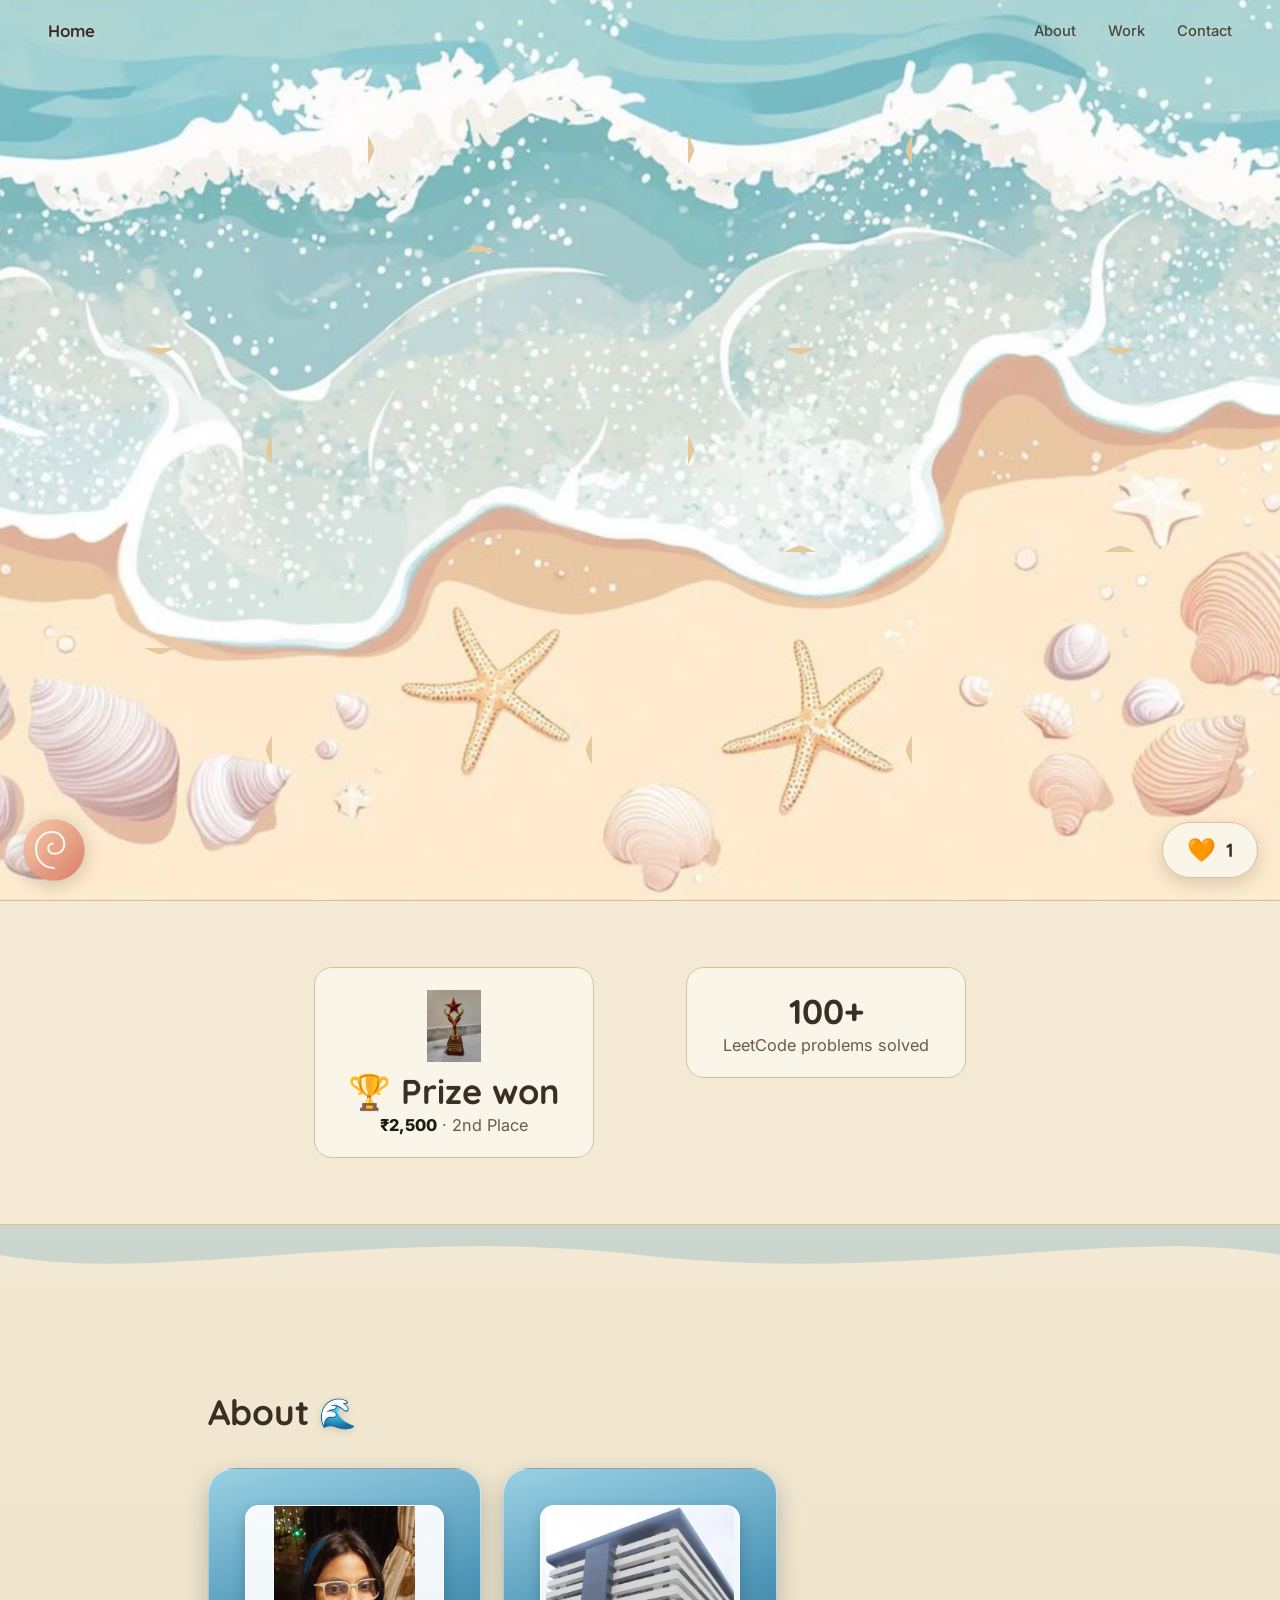
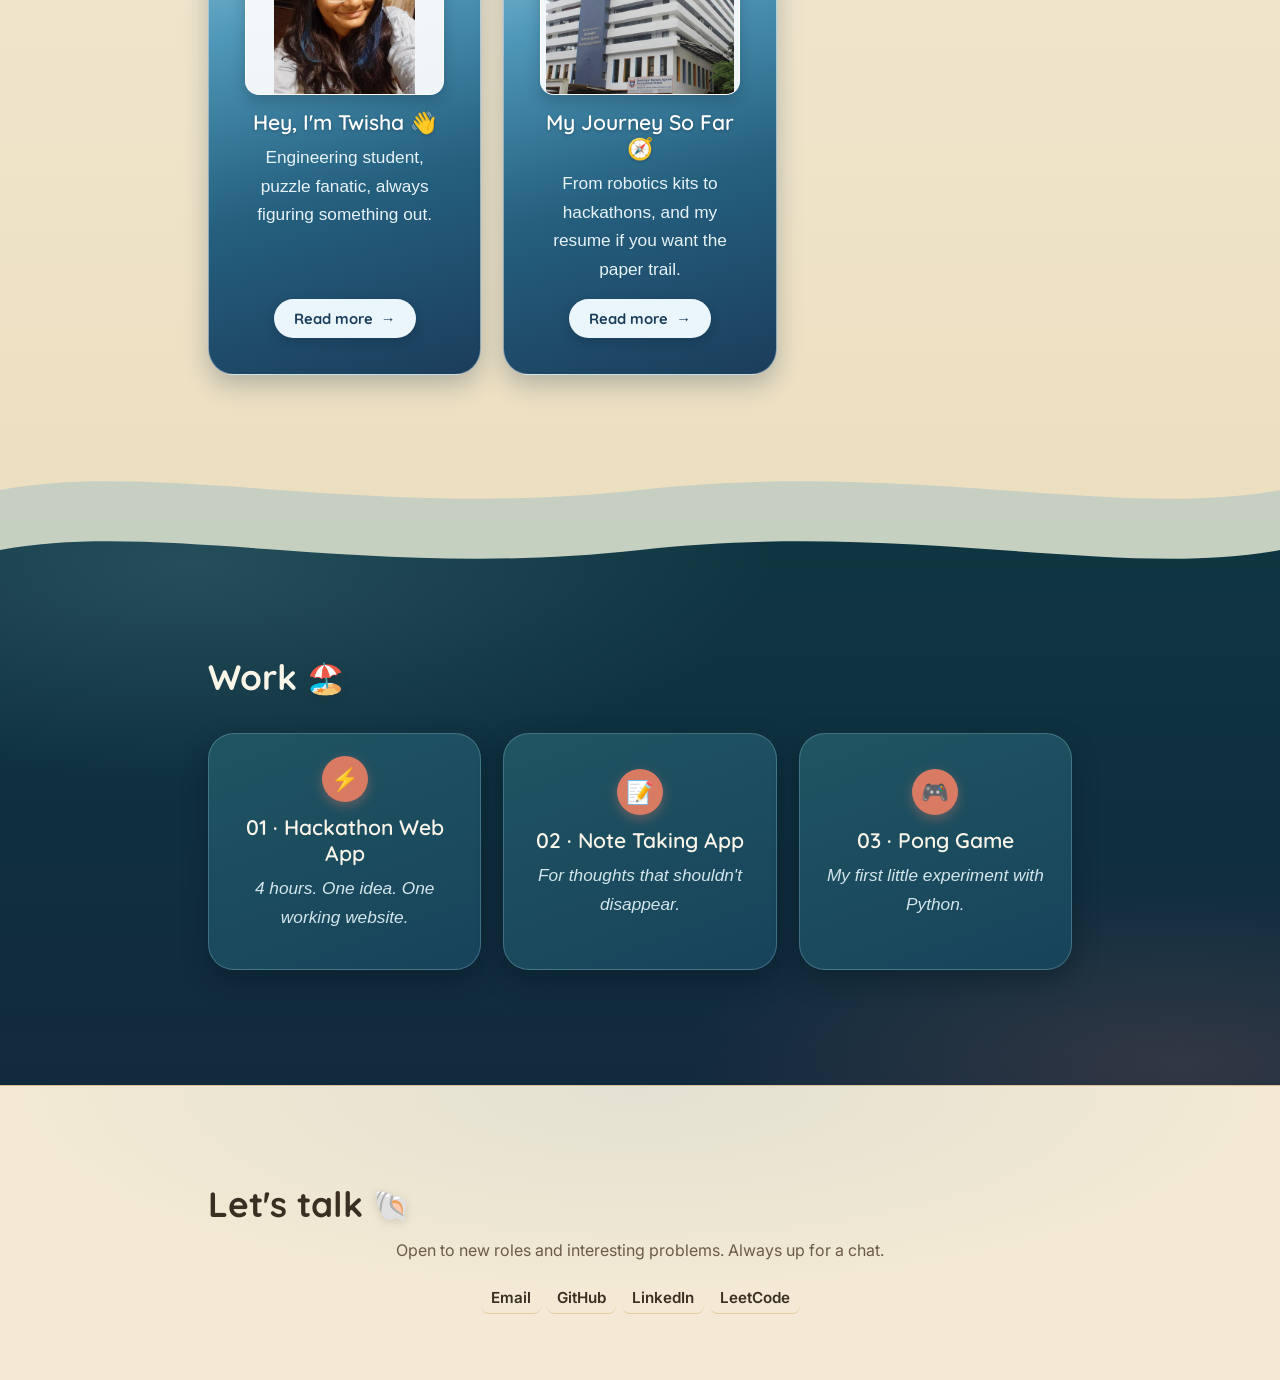
<file: index.html>
<!DOCTYPE html>
<html lang="en">
<head>
<meta charset="UTF-8">
<meta name="viewport" content="width=device-width, initial-scale=1.0">
<title>Twisha Mehta — Software Engineer</title>
<link rel="preconnect" href="https://fonts.googleapis.com">
<link rel="preconnect" href="https://fonts.gstatic.com" crossorigin>
<link href="https://fonts.googleapis.com/css2?family=Quicksand:wght@500;600;700&family=Inter:wght@400;500;600&display=swap" rel="stylesheet">
<link rel="stylesheet" href="css/style.css">
</head>
<body>

<div id="top"></div>
<header class="nav" id="siteNav">
  <a class="name" href="#top">Home</a>
  <nav>
    <a href="#about">About</a>
    <a href="#work">Work</a>
    <a href="#contact">Contact</a>
  </nav>
</header>

<div id="stage">
  <div class="hero-copy" id="heroCopy">
    <p class="greeting">Hey there, I'm Twisha.</p>
    <p class="role">I'm an engineer. I like taking things apart to understand how they fit back together, this page included.</p>
    <a class="cta" href="#about">Keep scrolling ↓</a>
  </div>
</div>

<main>
  <section class="stats">
    <div class="wrap">
      <div class="stat">
        <button class="open-page stat-box" type="button" data-template="tmpl-prize" data-title="Press Files — 2nd Place">
          <img class="stat-thumb" src="assets/prize-trophy.png" alt="" aria-hidden="true">
          <div class="num">🏆 Prize won</div>
          <div class="label"><strong class="amount-black">₹2,500</strong> · 2nd Place</div>
        </button>
      </div>
      <div class="stat">
        <a class="stat-box" href="https://leetcode.com/u/Ctrl_Alt_Twisha/" target="_blank" rel="noopener">
          <div class="num">100+</div>
          <div class="label">LeetCode problems solved</div>
        </a>
      </div>
    </div>
  </section>

  <section id="about">
    <div class="wave-top" aria-hidden="true">
      <svg viewBox="0 0 1200 60" preserveAspectRatio="none"><path d="M0,30 C150,60 350,0 600,30 C850,60 1050,0 1200,30 L1200,0 L0,0 Z"></path></svg>
    </div>
    <div class="wrap">
      <h2>About <span class="h2-deco">🌊</span></h2>
      <div class="cards">
        <button class="card open-page" type="button" data-template="tmpl-about" data-title="Hey, I'm Twisha 👋">
          <img class="card-thumb" src="assets/about-photo.jpg" alt="" aria-hidden="true">
          <h3>Hey, I'm Twisha 👋</h3>
          <p>Engineering student, puzzle fanatic, always figuring something out.</p>
          <span class="card-cta">Read more <span class="arrow">→</span></span>
        </button>
        <button class="card open-page" type="button" data-template="tmpl-journey" data-title="My Journey So Far 🧭">
          <img class="card-thumb" src="assets/school-photo.jpg" alt="" aria-hidden="true">
          <h3>My Journey So Far 🧭</h3>
          <p>From robotics kits to hackathons, and my resume if you want the paper trail.</p>
          <span class="card-cta">Read more <span class="arrow">→</span></span>
        </button>
      </div>
    </div>
    <div class="wave-bottom" aria-hidden="true">
      <svg viewBox="0 0 1200 60" preserveAspectRatio="none"><path d="M0,30 C150,0 350,60 600,30 C850,0 1050,60 1200,30 L1200,60 L0,60 Z"></path></svg>
    </div>
  </section>

  <section id="work">
    <div class="wrap">
      <h2>Work <span class="h2-deco">🏖️</span></h2>
      <div class="cards">
        <button class="card project-card open-page" type="button" data-template="tmpl-project1" data-title="01 · Hackathon Web App">
          <span class="card-icon">⚡</span>
          <h3>01 · Hackathon Web App</h3>
          <p><em>4 hours. One idea. One working website.</em></p>
        </button>
        <button class="card project-card open-page" type="button" data-template="tmpl-project2" data-title="02 · Note Taking App">
          <span class="card-icon">📝</span>
          <h3>02 · Note Taking App</h3>
          <p><em>For thoughts that shouldn't disappear.</em></p>
        </button>
        <button class="card project-card open-page" type="button" data-template="tmpl-project3" data-title="03 · Pong Game">
          <span class="card-icon">🎮</span>
          <h3>03 · Pong Game</h3>
          <p><em>My first little experiment with Python.</em></p>
        </button>
      </div>
    </div>
  </section>

  <footer id="contact">
    <div class="wrap">
      <h2>Let's talk <span class="h2-deco">🐚</span></h2>
      <p>Open to new roles and interesting problems. Always up for a chat.</p>
      <div class="links">
        <span class="email-wrap">
          <a href="mailto:twishawork234@gmail.com" class="copy-email openable" id="emailLink" data-modal-title="Say hi" data-modal-body="Open to new roles and interesting problems, always up for a chat. Click below to email me, or the address is copied to your clipboard too." data-modal-email="true">Email</a>
          <span class="copy-flag" id="copyFlag">Copied!</span>
        </span>
        <a href="https://github.com/Ctrl-Alt-Twisha" target="_blank" rel="noopener">GitHub</a>
        <a href="https://www.linkedin.com/in/twisha-t-mehta/" target="_blank" rel="noopener">LinkedIn</a>
        <a href="https://leetcode.com/u/Ctrl_Alt_Twisha/" target="_blank" rel="noopener">LeetCode</a>
      </div>
    </div>
  </footer>
</main>

<!-- Full "page" opened by any .openable card, Email, or About -->
<div class="modal-overlay" id="modalOverlay">
  <div class="modal">
    <button class="modal-back" id="modalClose" type="button">← Back</button>
    <h3 id="modalTitle"></h3>
    <div id="modalBody"></div>
    <a class="modal-email" id="modalEmailLink" href="mailto:twishawork234@gmail.com" style="display:none;">twishawork234@gmail.com →</a>
  </div>
</div>

<!-- Real About content, kept out of the flow until opened -->
<template id="tmpl-about">
  <div class="photo-frame about-photo-frame">
    <span class="photo-tape" aria-hidden="true"></span>
    <img src="assets/about-photo.jpg" alt="Twisha smiling, wearing glasses" class="prize-photo">
  </div>
  <p class="modal-tag">🌊 Engineering student · Puzzle fanatic</p>
  <p>I'm an engineering student who loves <strong>AI</strong>, <strong>coding</strong>, and <strong>designing</strong>, and solving problems that make me think differently.</p>
  <p>Right now, I'm exploring <em>UI/UX</em> and <em>web development</em>, learning how to turn ideas into webpages that aren't just functional, but actually feel good to use. I love experimenting with different ideas, designs, and technologies. If there's something new to try, I'm probably going to try it.</p>
  <p>I'm also the kind of person who enjoys a challenge. My friends would describe me as <strong><em>empathetic</em></strong>, <strong><em>fearless</em></strong>, and a <strong><em>challenge taker</em></strong>. When something gets difficult, my first thought is usually, "Okay, how do I solve this?" I like figuring things out, researching, trying again, and not giving up until I understand what went wrong.</p>
  <p>When I'm away from my screen, you'll probably find me with a puzzle or a book. I'm a huge <em>puzzle fanatic</em>, I love the feeling of connecting little pieces until everything finally clicks. Reading is another thing I genuinely love, and getting lost in a good book is one of my favourite ways to spend time.</p>
  <p>I'm still exploring where technology will take me, but for now, I'm enjoying the journey of learning, designing, experimenting, solving, and building things along the way.</p>
  <p class="signoff"><strong><em>"Life is a conundrum of esoterica."</em></strong><br><span class="signoff-author">— Christian Stovitz</span></p>
  <div class="modal-tail" aria-hidden="true">
    <div class="tail-wave">
      <svg viewBox="0 0 1200 60" preserveAspectRatio="none"><path d="M0,30 C150,60 350,0 600,30 C850,60 1050,0 1200,30 L1200,60 L0,60 Z"></path></svg>
    </div>
    <span class="tail-shell">🐚</span>
  </div>
</template>

<template id="tmpl-journey">
  <p class="modal-tag">🧭 From robotics kits to hackathons</p>
  <div class="journey-timeline">
    <div class="journey-item">
      <span class="journey-icon">🌱</span>
      <div>
        <h3>Where It Started</h3>
        <div class="photo-frame journey-photo-frame">
          <span class="photo-tape" aria-hidden="true"></span>
          <img src="assets/school-photo.jpg" alt="Savitridevi Hariram Agarwal International School building" class="prize-photo">
          <span class="journey-photo-caption">The school where it all started</span>
        </div>
        <p>Before engineering, I was a fairly studious kid who loved having something new to learn. I was <strong>Head Girl</strong> at school, enjoyed writing, and spent a lot of my free time reading. I was also drawn to <strong>robotics</strong> from an early age, which became one of my first experiences with building things.</p>
      </div>
    </div>
    <div class="journey-item">
      <span class="journey-icon">🤖</span>
      <div>
        <h3>Learning by Building</h3>
        <p>I started learning robotics around 6th or 7th grade and spent the next few years building different projects. I made a <strong>basketball counter</strong> that counted successful shots, experimented with <strong>line following robots</strong>, and built a small <strong>ATM style door</strong> that could be unlocked by entering the correct code.</p>
        <p>Those projects introduced me to something that has stayed with me ever since: <strong>the satisfaction of turning an idea into something that actually works.</strong></p>
      </div>
    </div>
    <div class="journey-item">
      <span class="journey-icon">💻</span>
      <div>
        <h3>Exploring Technology</h3>
        <p>That curiosity eventually led me to <strong>Computer Engineering and cybersecurity</strong> at DJSCE. College has given me the opportunity to explore programming, web development, competitions, hackathons, and projects that constantly push me beyond what I already know.</p>
        <p>Everything I build pushes me outside my comfort zone. Maybe that's why I love it. There is always <strong>something new to figure out</strong>, something that doesn't work the first time, or a skill I haven't learned yet.</p>
      </div>
    </div>
    <div class="journey-item">
      <span class="journey-icon">📖</span>
      <div>
        <h3>Beyond Technology</h3>
        <p>Technology is only one part of what interests me. I've always loved <strong>writing and reading</strong>, and I'm almost never too far away from a book. I also enjoy experiences that let me <strong>work with people</strong>, take on unfamiliar challenges, and explore interests outside my usual space.</p>
      </div>
    </div>
    <div class="journey-item">
      <span class="journey-icon">🚀</span>
      <div>
        <h3>Looking Ahead</h3>
        <p>Two years from now, I hope this section feels a little outdated. I want to <strong>keep learning</strong>, build things that genuinely excite me, explore areas I haven't discovered yet, and become a more confident version of myself along the way.</p>
        <p>I'm not trying to have everything figured out. I'm trying to <strong>keep growing</strong> into someone I haven't been before.</p>
      </div>
    </div>
  </div>
  <p class="signoff"><strong><em>"The world is full of obvious things which nobody by any chance ever observes."</em></strong><br><span class="signoff-author">— Arthur Conan Doyle</span></p>
  <div class="resume-actions">
    <a class="resume-btn" href="assets/Twisha-Mehta-Resume.pdf" target="_blank" rel="noopener">View Resume</a>
    <a class="resume-btn" href="assets/Twisha-Mehta-Resume.pdf" download="Twisha-Mehta-Resume.pdf">Download Resume</a>
  </div>
  <div class="modal-tail" aria-hidden="true">
    <div class="tail-wave">
      <svg viewBox="0 0 1200 60" preserveAspectRatio="none"><path d="M0,30 C150,60 350,0 600,30 C850,60 1050,0 1200,30 L1200,60 L0,60 Z"></path></svg>
    </div>
    <span class="tail-shell">🐚</span>
  </div>
</template>

<!-- Project pages -->
<template id="tmpl-project1">
  <div class="photo-frame">
    <span class="photo-tape" aria-hidden="true"></span>
    <img src="assets/work1-top.png" alt="ABTalks landing page with a daily code check-in joke popup" class="prize-photo">
  </div>
  <div class="photo-frame">
    <span class="photo-tape" aria-hidden="true"></span>
    <img src="assets/work1-bottom.png" alt="ABTalks builder profile page for Twisha Mehta showing streak, progress, and standing" class="prize-photo">
  </div>
  <p class="tagline"><em>4 hours. One idea. One working website.</em></p>
  <p class="modal-tag">⚡ Hackathon Build · 4 Hours</p>
  <p>What started as a <strong>fast-paced hackathon challenge</strong> turned into a fully functional web application built in just <strong>4 hours</strong> with the help of AI. I took the concept from a blank page to a live, deployed site, making real-time design decisions, troubleshooting, and refining as I went.</p>
  <p>The goal was to create a <strong>student-centric builder profile for AB Talks</strong> that tracks consistency and daily momentum. The resulting platform highlights <strong>active streak counts and total days worked</strong>, turning daily discipline into a visual showcase of progress.</p>
  <p>I really enjoyed the speed of the challenge. With no time to overthink, it was all about <strong>rapid execution</strong>: building, testing, changing, and keeping the momentum going from start to finish.</p>
  <div class="built-with">
    <span class="built-label">Built with</span>
    <div class="skills"><span>Web Development</span><span>AI</span><span>Deployment</span></div>
  </div>
  <p class="project-badge">⚡ 4-hour build</p>
  <a class="project-live-link" href="https://abtalks-redesign-i93wy2sfe-purple-minion.vercel.app" target="_blank" rel="noopener">View the live project →</a>
  <div class="modal-tail" aria-hidden="true">
    <div class="tail-wave">
      <svg viewBox="0 0 1200 60" preserveAspectRatio="none"><path d="M0,30 C150,60 350,0 600,30 C850,60 1050,0 1200,30 L1200,60 L0,60 Z"></path></svg>
    </div>
    <span class="tail-shell">🐚</span>
  </div>
</template>
<template id="tmpl-project2">
  <p class="tagline"><em>For thoughts that shouldn't disappear.</em></p>
  <p class="modal-tag">📝 Personal Project · Note Taking App</p>
  <p>A simple note taking web app I built to make saving quick thoughts easy. It lets you add, edit, and delete notes, with everything stored locally so your notes stay even after you leave the page.</p>
  <p>This was one of my projects where I got to play around with HTML, CSS, JavaScript, and interface design, while keeping the experience simple and useful.</p>
  <div class="built-with">
    <span class="built-label">Built with</span>
    <div class="skills"><span>HTML</span><span>CSS</span><span>JavaScript</span><span>Local Storage</span></div>
  </div>
  <p class="project-badge">📝 simple idea, useful little app</p>
  <a class="project-live-link" href="https://ctrl-alt-twisha.github.io/Note-Taking-App/" target="_blank" rel="noopener">View live project →</a>
  <div class="modal-tail" aria-hidden="true">
    <div class="tail-wave">
      <svg viewBox="0 0 1200 60" preserveAspectRatio="none"><path d="M0,30 C150,60 350,0 600,30 C850,60 1050,0 1200,30 L1200,60 L0,60 Z"></path></svg>
    </div>
    <span class="tail-shell">🐚</span>
  </div>
</template>
<template id="tmpl-project3">
  <p class="tagline"><em>My first little experiment with Python.</em></p>
  <p class="modal-tag">🎮 First Experiment · Python</p>
  <p>Pong was one of those projects that felt like the perfect place to start experimenting. It's a simple game, but building it myself meant figuring out movement, collision detection, controls, and scoring, and watching the pieces come together.</p>
  <p>It was an easy first project, but it made programming feel a lot more interactive. Sometimes you just need to build something small to get started.</p>
  <div class="built-with">
    <span class="built-label">Built with</span>
    <div class="skills"><span>Python</span><span>Game Logic</span><span>Collision Detection</span></div>
  </div>
  <p class="project-badge">🎮 first experiment, many more to come</p>
  <a class="project-live-link" href="https://github.com/Ctrl-Alt-Twisha/Ping-Pong-Game" target="_blank" rel="noopener">View on GitHub →</a>
  <div class="modal-tail" aria-hidden="true">
    <div class="tail-wave">
      <svg viewBox="0 0 1200 60" preserveAspectRatio="none"><path d="M0,30 C150,60 350,0 600,30 C850,60 1050,0 1200,30 L1200,60 L0,60 Z"></path></svg>
    </div>
    <span class="tail-shell">🐚</span>
  </div>
</template>

<template id="tmpl-prize">
  <div class="photo-frame">
    <span class="photo-tape" aria-hidden="true"></span>
    <img src="assets/press-files.jpg" alt="Twisha and a fellow teammate holding their certificates and trophy at Invictus 2.0" class="prize-photo">
  </div>
  <p class="modal-tag">🥈 2nd Place · Press Files · Team of 2</p>
  <p>A fellow teammate and I participated in <strong>Press Files</strong>, a journalism and investigation challenge focused on observation, problem solving, and deduction. We entered with limited knowledge of what to expect, knowing only that the competition would involve uncovering and connecting clues.</p>
  <p>The challenge required us to work through puzzles, riddles, and emoji based clues under time pressure. With only the <strong>top 12 teams</strong> progressing, we initially did not expect to advance, making it a particularly rewarding moment when we <strong>qualified for the next stage</strong>.</p>
  <p>Throughout the competition, we relied on collaborative problem solving, careful observation, and constant discussion to work through the clues. We ultimately secured <strong>2nd Place</strong> and received a prize of <strong class="amount-black">₹2,500</strong>.</p>
  <p>It was a <strong>valuable experience</strong> in working under pressure, approaching unfamiliar problems, and combining different perspectives to arrive at a solution. I was especially glad to share the experience with my teammate, who made the competition even more memorable.</p>
  <div class="built-with">
    <span class="built-label">Highlights</span>
    <div class="skills"><span>🥈 2nd Place</span><span>👥 Team of 2</span><span>📰 Journalism &amp; Investigation</span></div>
  </div>
  <p class="project-badge">🥈 With a fellow teammate — investigation, problem solving, and teamwork.</p>
  <div class="photo-frame">
    <span class="photo-tape" aria-hidden="true"></span>
    <img src="assets/prize-trophy.png" alt="DJSCE eXpress Invictus 2.0, 2nd Place trophy" class="prize-photo">
  </div>
  <div class="modal-tail" aria-hidden="true">
    <div class="tail-wave">
      <svg viewBox="0 0 1200 60" preserveAspectRatio="none"><path d="M0,30 C150,60 350,0 600,30 C850,60 1050,0 1200,30 L1200,60 L0,60 Z"></path></svg>
    </div>
    <span class="tail-shell">🐚</span>
  </div>
</template>

<!-- Likes counter -->
<button class="likes" id="likesBtn" type="button" aria-label="Like this page">
  <span class="likes-heart">🧡</span>
  <span class="likes-count" id="likesCount">0</span>
</button>

<!-- Decorative beach touch: circular seashell badge — click it for a fun fact -->
<button class="shell-deco" id="shellBtn" type="button" aria-label="Click the shell for a fun fact">
  <svg viewBox="0 0 100 100" xmlns="http://www.w3.org/2000/svg" aria-hidden="true">
    <circle cx="50" cy="50" r="48" fill="url(#shellGrad)"/>
    <path d="M50 78 C33 78 22 65 22 48 C22 33 33 22 47 22 C58 22 66 30 66 41 C66 50 59 56 51 56 C45 56 41 52 41 47 C41 43 44 40 48 40" fill="none" stroke="#fffaf0" stroke-width="3.2" stroke-linecap="round"/>
    <defs>
      <linearGradient id="shellGrad" x1="0" y1="0" x2="1" y2="1">
        <stop offset="0%" stop-color="#f6c9a8"/>
        <stop offset="100%" stop-color="#d97a63"/>
      </linearGradient>
    </defs>
  </svg>
</button>
<span class="shell-tooltip" aria-hidden="true">Fun fact →</span>

<script src="js/puzzle.js?v=20260919-1"></script>
<script src="js/nav.js?v=20260919-1"></script>
<script src="js/interactions.js?v=20260921-2"></script>
</body>
</html>
</file>
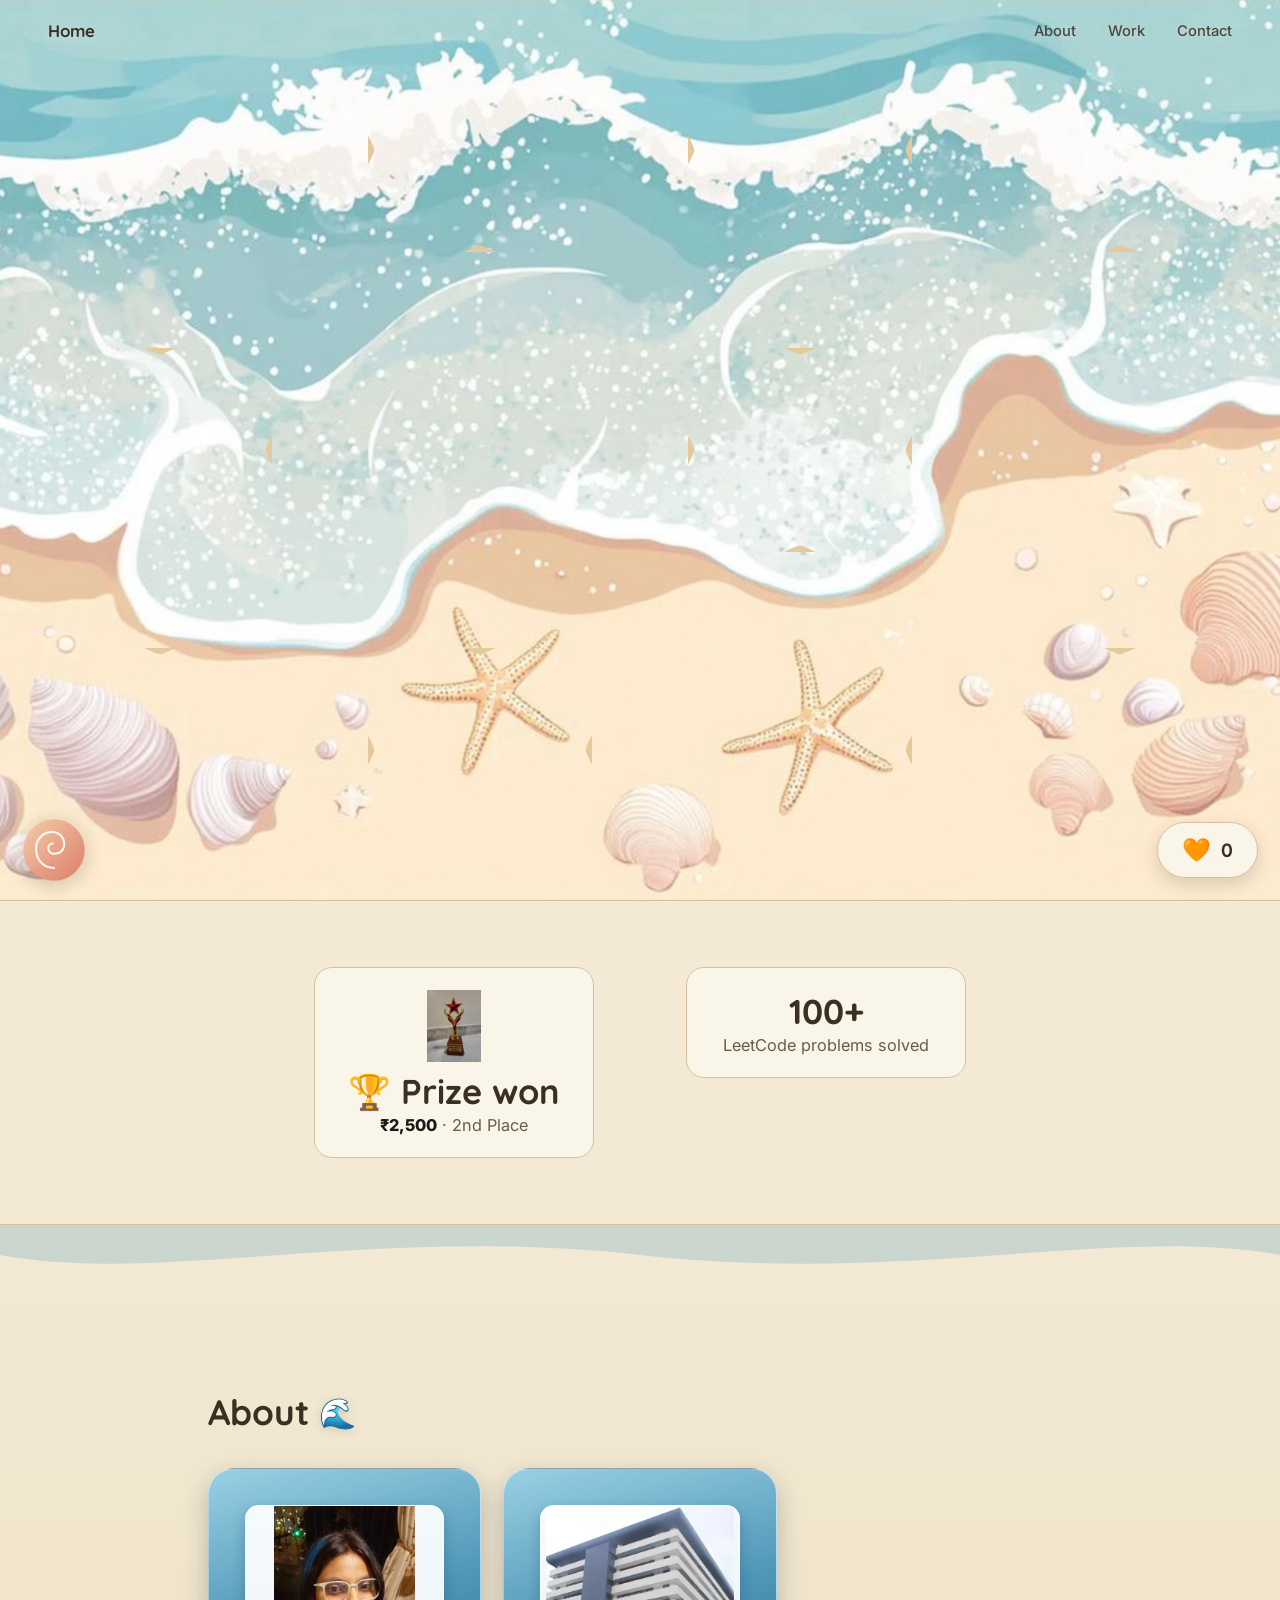
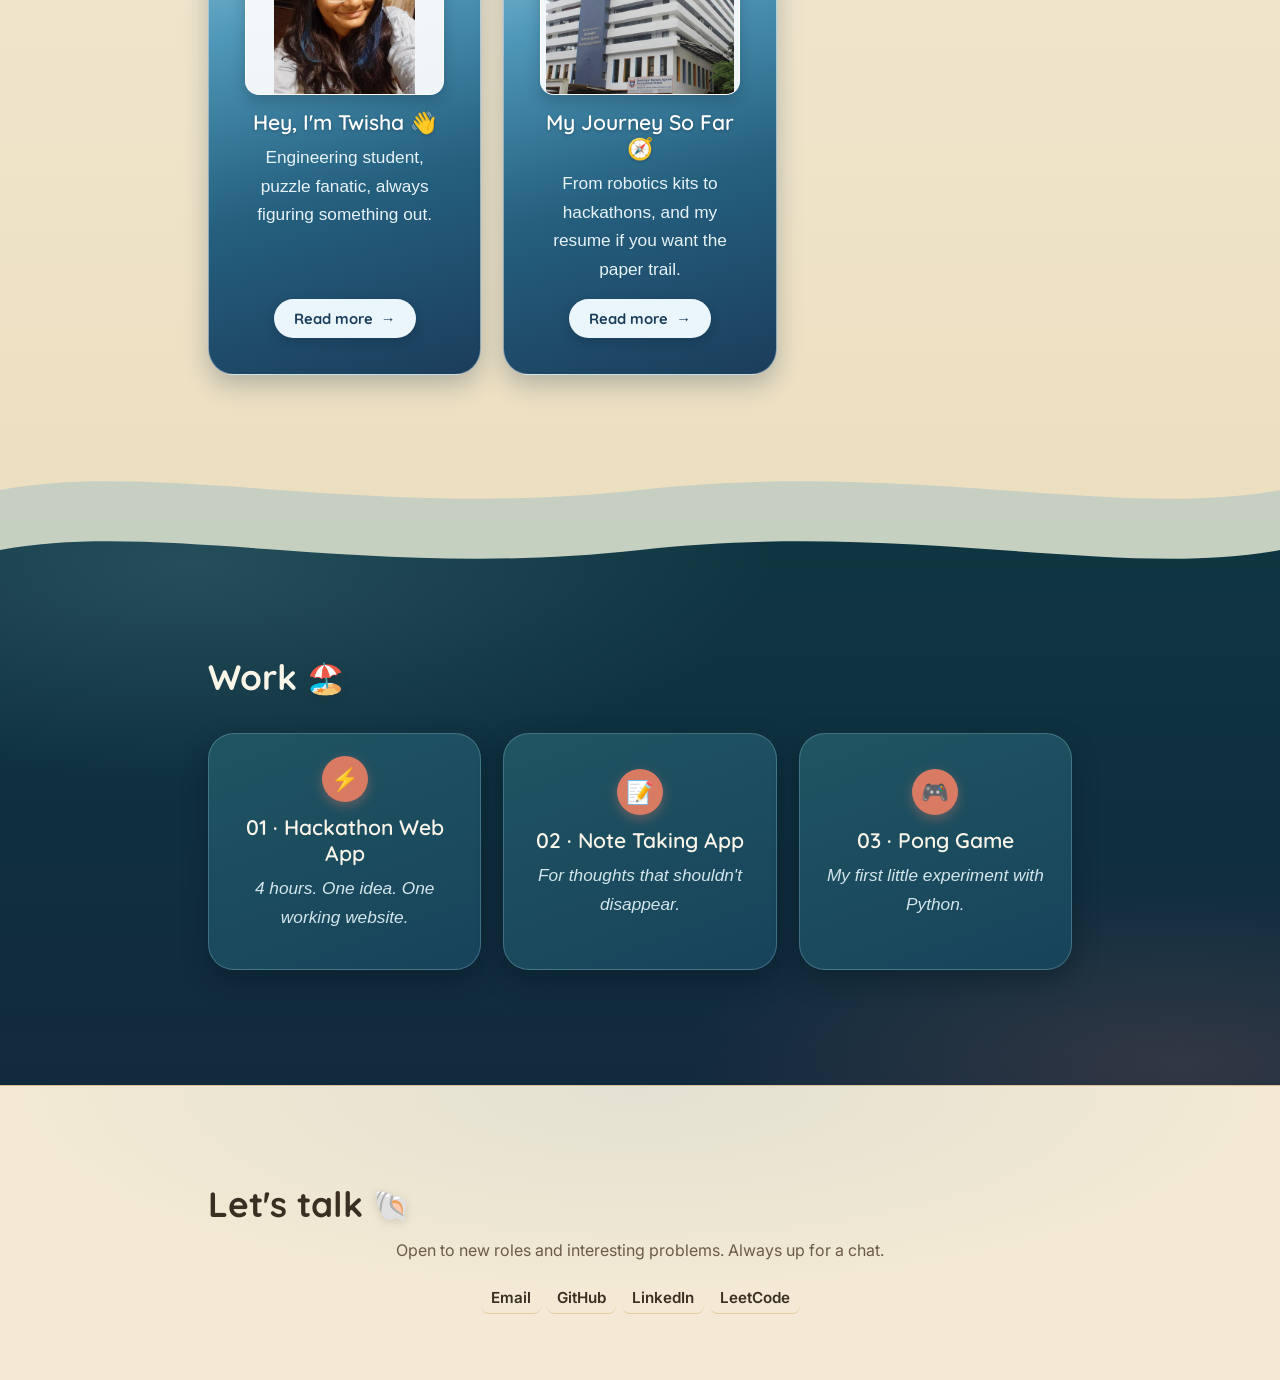
<file: url/twisha-portfolio-updated-v14 (1)/index.html>
<!DOCTYPE html>
<html lang="en">
<head>
<meta charset="UTF-8">
<meta name="viewport" content="width=device-width, initial-scale=1.0">
<title>Twisha Mehta — Software Engineer</title>
<link rel="preconnect" href="https://fonts.googleapis.com">
<link rel="preconnect" href="https://fonts.gstatic.com" crossorigin>
<link href="https://fonts.googleapis.com/css2?family=Quicksand:wght@500;600;700&family=Inter:wght@400;500;600&display=swap" rel="stylesheet">
<link rel="stylesheet" href="css/style.css">
</head>
<body>

<div id="top"></div>
<header class="nav" id="siteNav">
  <a class="name" href="#top">Home</a>
  <nav>
    <a href="#about">About</a>
    <a href="#work">Work</a>
    <a href="#contact">Contact</a>
  </nav>
</header>

<div id="stage">
  <div class="hero-copy" id="heroCopy">
    <p class="greeting">Hey there, I'm Twisha.</p>
    <p class="role">I'm an engineer. I like taking things apart to understand how they fit back together, this page included.</p>
    <a class="cta" href="#about">Keep scrolling ↓</a>
  </div>
</div>

<main>
  <section class="stats">
    <div class="wrap">
      <div class="stat">
        <button class="open-page stat-box" type="button" data-template="tmpl-prize" data-title="Press Files — 2nd Place">
          <img class="stat-thumb" src="assets/prize-trophy.png" alt="" aria-hidden="true">
          <div class="num">🏆 Prize won</div>
          <div class="label"><strong class="amount-black">₹2,500</strong> · 2nd Place</div>
        </button>
      </div>
      <div class="stat">
        <a class="stat-box" href="https://leetcode.com/u/Ctrl_Alt_Twisha/" target="_blank" rel="noopener">
          <div class="num">100+</div>
          <div class="label">LeetCode problems solved</div>
        </a>
      </div>
    </div>
  </section>

  <section id="about">
    <div class="wave-top" aria-hidden="true">
      <svg viewBox="0 0 1200 60" preserveAspectRatio="none"><path d="M0,30 C150,60 350,0 600,30 C850,60 1050,0 1200,30 L1200,0 L0,0 Z"></path></svg>
    </div>
    <div class="wrap">
      <h2>About <span class="h2-deco">🌊</span></h2>
      <div class="cards">
        <button class="card open-page" type="button" data-template="tmpl-about" data-title="Hey, I'm Twisha 👋">
          <img class="card-thumb" src="assets/about-photo.jpg" alt="" aria-hidden="true">
          <h3>Hey, I'm Twisha 👋</h3>
          <p>Engineering student, puzzle fanatic, always figuring something out.</p>
          <span class="card-cta">Read more <span class="arrow">→</span></span>
        </button>
        <button class="card open-page" type="button" data-template="tmpl-journey" data-title="My Journey So Far 🧭">
          <img class="card-thumb" src="assets/school-photo.jpg" alt="" aria-hidden="true">
          <h3>My Journey So Far 🧭</h3>
          <p>From robotics kits to hackathons, and my resume if you want the paper trail.</p>
          <span class="card-cta">Read more <span class="arrow">→</span></span>
        </button>
      </div>
    </div>
    <div class="wave-bottom" aria-hidden="true">
      <svg viewBox="0 0 1200 60" preserveAspectRatio="none"><path d="M0,30 C150,0 350,60 600,30 C850,0 1050,60 1200,30 L1200,60 L0,60 Z"></path></svg>
    </div>
  </section>

  <section id="work">
    <div class="wrap">
      <h2>Work <span class="h2-deco">🏖️</span></h2>
      <div class="cards">
        <button class="card project-card open-page" type="button" data-template="tmpl-project1" data-title="01 · Hackathon Web App">
          <span class="card-icon">⚡</span>
          <h3>01 · Hackathon Web App</h3>
          <p><em>4 hours. One idea. One working website.</em></p>
        </button>
        <button class="card project-card open-page" type="button" data-template="tmpl-project2" data-title="02 · Note Taking App">
          <span class="card-icon">📝</span>
          <h3>02 · Note Taking App</h3>
          <p><em>For thoughts that shouldn't disappear.</em></p>
        </button>
        <button class="card project-card open-page" type="button" data-template="tmpl-project3" data-title="03 · Pong Game">
          <span class="card-icon">🎮</span>
          <h3>03 · Pong Game</h3>
          <p><em>My first little experiment with Python.</em></p>
        </button>
      </div>
    </div>
  </section>

  <footer id="contact">
    <div class="wrap">
      <h2>Let's talk <span class="h2-deco">🐚</span></h2>
      <p>Open to new roles and interesting problems. Always up for a chat.</p>
      <div class="links">
        <span class="email-wrap">
          <a href="mailto:twishawork234@gmail.com" class="copy-email openable" id="emailLink" data-modal-title="Say hi" data-modal-body="Open to new roles and interesting problems, always up for a chat. Click below to email me, or the address is copied to your clipboard too." data-modal-email="true">Email</a>
          <span class="copy-flag" id="copyFlag">Copied!</span>
        </span>
        <a href="https://github.com/Ctrl-Alt-Twisha" target="_blank" rel="noopener">GitHub</a>
        <a href="https://www.linkedin.com/in/twisha-t-mehta/" target="_blank" rel="noopener">LinkedIn</a>
        <a href="https://leetcode.com/u/Ctrl_Alt_Twisha/" target="_blank" rel="noopener">LeetCode</a>
      </div>
    </div>
  </footer>
</main>

<!-- Full "page" opened by any .openable card, Email, or About -->
<div class="modal-overlay" id="modalOverlay">
  <div class="modal">
    <button class="modal-back" id="modalClose" type="button">← Back</button>
    <h3 id="modalTitle"></h3>
    <div id="modalBody"></div>
    <a class="modal-email" id="modalEmailLink" href="mailto:twishawork234@gmail.com" style="display:none;">twishawork234@gmail.com →</a>
  </div>
</div>

<!-- Real About content, kept out of the flow until opened -->
<template id="tmpl-about">
  <div class="photo-frame about-photo-frame">
    <span class="photo-tape" aria-hidden="true"></span>
    <img src="assets/about-photo.jpg" alt="Twisha smiling, wearing glasses" class="prize-photo">
  </div>
  <p class="modal-tag">🌊 Engineering student · Puzzle fanatic</p>
  <p>I'm an engineering student who loves <strong>AI</strong>, <strong>coding</strong>, and <strong>designing</strong>, and solving problems that make me think differently.</p>
  <p>Right now, I'm exploring <em>UI/UX</em> and <em>web development</em>, learning how to turn ideas into webpages that aren't just functional, but actually feel good to use. I love experimenting with different ideas, designs, and technologies. If there's something new to try, I'm probably going to try it.</p>
  <p>I'm also the kind of person who enjoys a challenge. My friends would describe me as <strong><em>empathetic</em></strong>, <strong><em>fearless</em></strong>, and a <strong><em>challenge taker</em></strong>. When something gets difficult, my first thought is usually, "Okay, how do I solve this?" I like figuring things out, researching, trying again, and not giving up until I understand what went wrong.</p>
  <p>When I'm away from my screen, you'll probably find me with a puzzle or a book. I'm a huge <em>puzzle fanatic</em>, I love the feeling of connecting little pieces until everything finally clicks. Reading is another thing I genuinely love, and getting lost in a good book is one of my favourite ways to spend time.</p>
  <p>I'm still exploring where technology will take me, but for now, I'm enjoying the journey of learning, designing, experimenting, solving, and building things along the way.</p>
  <p class="signoff"><strong><em>"Life is a conundrum of esoterica."</em></strong><br><span class="signoff-author">— Christian Stovitz</span></p>
  <div class="modal-tail" aria-hidden="true">
    <div class="tail-wave">
      <svg viewBox="0 0 1200 60" preserveAspectRatio="none"><path d="M0,30 C150,60 350,0 600,30 C850,60 1050,0 1200,30 L1200,60 L0,60 Z"></path></svg>
    </div>
    <span class="tail-shell">🐚</span>
  </div>
</template>

<template id="tmpl-journey">
  <p class="modal-tag">🧭 From robotics kits to hackathons</p>
  <div class="journey-timeline">
    <div class="journey-item">
      <span class="journey-icon">🌱</span>
      <div>
        <h3>Where It Started</h3>
        <div class="photo-frame journey-photo-frame">
          <span class="photo-tape" aria-hidden="true"></span>
          <img src="assets/school-photo.jpg" alt="Savitridevi Hariram Agarwal International School building" class="prize-photo">
          <span class="journey-photo-caption">The school where it all started</span>
        </div>
        <p>Before engineering, I was a fairly studious kid who loved having something new to learn. I was <strong>Head Girl</strong> at school, enjoyed writing, and spent a lot of my free time reading. I was also drawn to <strong>robotics</strong> from an early age, which became one of my first experiences with building things.</p>
      </div>
    </div>
    <div class="journey-item">
      <span class="journey-icon">🤖</span>
      <div>
        <h3>Learning by Building</h3>
        <p>I started learning robotics around 6th or 7th grade and spent the next few years building different projects. I made a <strong>basketball counter</strong> that counted successful shots, experimented with <strong>line following robots</strong>, and built a small <strong>ATM style door</strong> that could be unlocked by entering the correct code.</p>
        <p>Those projects introduced me to something that has stayed with me ever since: <strong>the satisfaction of turning an idea into something that actually works.</strong></p>
      </div>
    </div>
    <div class="journey-item">
      <span class="journey-icon">💻</span>
      <div>
        <h3>Exploring Technology</h3>
        <p>That curiosity eventually led me to <strong>Computer Engineering and cybersecurity</strong> at DJSCE. College has given me the opportunity to explore programming, web development, competitions, hackathons, and projects that constantly push me beyond what I already know.</p>
        <p>Everything I build pushes me outside my comfort zone. Maybe that's why I love it. There is always <strong>something new to figure out</strong>, something that doesn't work the first time, or a skill I haven't learned yet.</p>
      </div>
    </div>
    <div class="journey-item">
      <span class="journey-icon">📖</span>
      <div>
        <h3>Beyond Technology</h3>
        <p>Technology is only one part of what interests me. I've always loved <strong>writing and reading</strong>, and I'm almost never too far away from a book. I also enjoy experiences that let me <strong>work with people</strong>, take on unfamiliar challenges, and explore interests outside my usual space.</p>
      </div>
    </div>
    <div class="journey-item">
      <span class="journey-icon">🚀</span>
      <div>
        <h3>Looking Ahead</h3>
        <p>Two years from now, I hope this section feels a little outdated. I want to <strong>keep learning</strong>, build things that genuinely excite me, explore areas I haven't discovered yet, and become a more confident version of myself along the way.</p>
        <p>I'm not trying to have everything figured out. I'm trying to <strong>keep growing</strong> into someone I haven't been before.</p>
      </div>
    </div>
  </div>
  <p class="signoff"><strong><em>"The world is full of obvious things which nobody by any chance ever observes."</em></strong><br><span class="signoff-author">— Arthur Conan Doyle</span></p>
  <div class="resume-actions">
    <a class="resume-btn" href="assets/Twisha-Mehta-Resume.pdf" target="_blank" rel="noopener">View Resume</a>
    <a class="resume-btn" href="assets/Twisha-Mehta-Resume.pdf" download="Twisha-Mehta-Resume.pdf">Download Resume</a>
  </div>
  <div class="modal-tail" aria-hidden="true">
    <div class="tail-wave">
      <svg viewBox="0 0 1200 60" preserveAspectRatio="none"><path d="M0,30 C150,60 350,0 600,30 C850,60 1050,0 1200,30 L1200,60 L0,60 Z"></path></svg>
    </div>
    <span class="tail-shell">🐚</span>
  </div>
</template>

<!-- Project pages -->
<template id="tmpl-project1">
  <div class="photo-frame">
    <span class="photo-tape" aria-hidden="true"></span>
    <img src="assets/work1-top.png" alt="ABTalks landing page with a daily code check-in joke popup" class="prize-photo">
  </div>
  <div class="photo-frame">
    <span class="photo-tape" aria-hidden="true"></span>
    <img src="assets/work1-bottom.png" alt="ABTalks builder profile page for Twisha Mehta showing streak, progress, and standing" class="prize-photo">
  </div>
  <p class="tagline"><em>4 hours. One idea. One working website.</em></p>
  <p class="modal-tag">⚡ Hackathon Build · 4 Hours</p>
  <p>What started as a <strong>fast-paced hackathon challenge</strong> turned into a fully functional web application built in just <strong>4 hours</strong> with the help of AI. I took the concept from a blank page to a live, deployed site, making real-time design decisions, troubleshooting, and refining as I went.</p>
  <p>The goal was to create a <strong>student-centric builder profile for AB Talks</strong> that tracks consistency and daily momentum. The resulting platform highlights <strong>active streak counts and total days worked</strong>, turning daily discipline into a visual showcase of progress.</p>
  <p>I really enjoyed the speed of the challenge. With no time to overthink, it was all about <strong>rapid execution</strong>: building, testing, changing, and keeping the momentum going from start to finish.</p>
  <div class="built-with">
    <span class="built-label">Built with</span>
    <div class="skills"><span>Web Development</span><span>AI</span><span>Deployment</span></div>
  </div>
  <p class="project-badge">⚡ 4-hour build</p>
  <a class="project-live-link" href="https://abtalks-redesign-i93wy2sfe-purple-minion.vercel.app" target="_blank" rel="noopener">View the live project →</a>
  <div class="modal-tail" aria-hidden="true">
    <div class="tail-wave">
      <svg viewBox="0 0 1200 60" preserveAspectRatio="none"><path d="M0,30 C150,60 350,0 600,30 C850,60 1050,0 1200,30 L1200,60 L0,60 Z"></path></svg>
    </div>
    <span class="tail-shell">🐚</span>
  </div>
</template>
<template id="tmpl-project2">
  <p class="tagline"><em>For thoughts that shouldn't disappear.</em></p>
  <p class="modal-tag">📝 Personal Project · Note Taking App</p>
  <p>A simple note taking web app I built to make saving quick thoughts easy. It lets you add, edit, and delete notes, with everything stored locally so your notes stay even after you leave the page.</p>
  <p>This was one of my projects where I got to play around with HTML, CSS, JavaScript, and interface design, while keeping the experience simple and useful.</p>
  <div class="built-with">
    <span class="built-label">Built with</span>
    <div class="skills"><span>HTML</span><span>CSS</span><span>JavaScript</span><span>Local Storage</span></div>
  </div>
  <p class="project-badge">📝 simple idea, useful little app</p>
  <a class="project-live-link" href="https://ctrl-alt-twisha.github.io/Note-Taking-App/" target="_blank" rel="noopener">View live project →</a>
  <div class="modal-tail" aria-hidden="true">
    <div class="tail-wave">
      <svg viewBox="0 0 1200 60" preserveAspectRatio="none"><path d="M0,30 C150,60 350,0 600,30 C850,60 1050,0 1200,30 L1200,60 L0,60 Z"></path></svg>
    </div>
    <span class="tail-shell">🐚</span>
  </div>
</template>
<template id="tmpl-project3">
  <p class="tagline"><em>My first little experiment with Python.</em></p>
  <p class="modal-tag">🎮 First Experiment · Python</p>
  <p>Pong was one of those projects that felt like the perfect place to start experimenting. It's a simple game, but building it myself meant figuring out movement, collision detection, controls, and scoring, and watching the pieces come together.</p>
  <p>It was an easy first project, but it made programming feel a lot more interactive. Sometimes you just need to build something small to get started.</p>
  <div class="built-with">
    <span class="built-label">Built with</span>
    <div class="skills"><span>Python</span><span>Game Logic</span><span>Collision Detection</span></div>
  </div>
  <p class="project-badge">🎮 first experiment, many more to come</p>
  <a class="project-live-link" href="https://github.com/Ctrl-Alt-Twisha/Ping-Pong-Game" target="_blank" rel="noopener">View on GitHub →</a>
  <div class="modal-tail" aria-hidden="true">
    <div class="tail-wave">
      <svg viewBox="0 0 1200 60" preserveAspectRatio="none"><path d="M0,30 C150,60 350,0 600,30 C850,60 1050,0 1200,30 L1200,60 L0,60 Z"></path></svg>
    </div>
    <span class="tail-shell">🐚</span>
  </div>
</template>

<template id="tmpl-prize">
  <div class="photo-frame">
    <span class="photo-tape" aria-hidden="true"></span>
    <img src="assets/press-files.jpg" alt="Twisha and a fellow teammate holding their certificates and trophy at Invictus 2.0" class="prize-photo">
  </div>
  <p class="modal-tag">🥈 2nd Place · Press Files · Team of 2</p>
  <p>A fellow teammate and I participated in <strong>Press Files</strong>, a journalism and investigation challenge focused on observation, problem solving, and deduction. We entered with limited knowledge of what to expect, knowing only that the competition would involve uncovering and connecting clues.</p>
  <p>The challenge required us to work through puzzles, riddles, and emoji based clues under time pressure. With only the <strong>top 12 teams</strong> progressing, we initially did not expect to advance, making it a particularly rewarding moment when we <strong>qualified for the next stage</strong>.</p>
  <p>Throughout the competition, we relied on collaborative problem solving, careful observation, and constant discussion to work through the clues. We ultimately secured <strong>2nd Place</strong> and received a prize of <strong class="amount-black">₹2,500</strong>.</p>
  <p>It was a <strong>valuable experience</strong> in working under pressure, approaching unfamiliar problems, and combining different perspectives to arrive at a solution. I was especially glad to share the experience with my teammate, who made the competition even more memorable.</p>
  <div class="built-with">
    <span class="built-label">Highlights</span>
    <div class="skills"><span>🥈 2nd Place</span><span>👥 Team of 2</span><span>📰 Journalism &amp; Investigation</span></div>
  </div>
  <p class="project-badge">🥈 With a fellow teammate — investigation, problem solving, and teamwork.</p>
  <div class="photo-frame">
    <span class="photo-tape" aria-hidden="true"></span>
    <img src="assets/prize-trophy.png" alt="DJSCE eXpress Invictus 2.0, 2nd Place trophy" class="prize-photo">
  </div>
  <div class="modal-tail" aria-hidden="true">
    <div class="tail-wave">
      <svg viewBox="0 0 1200 60" preserveAspectRatio="none"><path d="M0,30 C150,60 350,0 600,30 C850,60 1050,0 1200,30 L1200,60 L0,60 Z"></path></svg>
    </div>
    <span class="tail-shell">🐚</span>
  </div>
</template>

<!-- Likes counter -->
<button class="likes" id="likesBtn" type="button" aria-label="Like this page">
  <span class="likes-heart">🧡</span>
  <span class="likes-count" id="likesCount">0</span>
</button>

<!-- Decorative beach touch: circular seashell badge — click it for a fun fact -->
<button class="shell-deco" id="shellBtn" type="button" aria-label="Click the shell for a fun fact">
  <svg viewBox="0 0 100 100" xmlns="http://www.w3.org/2000/svg" aria-hidden="true">
    <circle cx="50" cy="50" r="48" fill="url(#shellGrad)"/>
    <path d="M50 78 C33 78 22 65 22 48 C22 33 33 22 47 22 C58 22 66 30 66 41 C66 50 59 56 51 56 C45 56 41 52 41 47 C41 43 44 40 48 40" fill="none" stroke="#fffaf0" stroke-width="3.2" stroke-linecap="round"/>
    <defs>
      <linearGradient id="shellGrad" x1="0" y1="0" x2="1" y2="1">
        <stop offset="0%" stop-color="#f6c9a8"/>
        <stop offset="100%" stop-color="#d97a63"/>
      </linearGradient>
    </defs>
  </svg>
</button>
<span class="shell-tooltip" aria-hidden="true">Fun fact →</span>

<script src="js/puzzle.js?v=20260919-1"></script>
<script src="js/nav.js?v=20260919-1"></script>
<script src="js/interactions.js?v=20260919-1"></script>
</body>
</html>
</file>
<file: css/style.css>
:root{
  color-scheme: light;
  --sea:#7fb3c4;
  --sea-deep:#4f92a8;
  --sand:#f3e9d4;
  --sand-deep:#e3c99b;
  --sand-line:#d8c19a;
  --ink:#3a2f22;
  --ink-soft:#6b5c46;
  --coral:#d97a63;
  --paper:#faf5e9;
}
/* Keep the beach palette even if a viewer's OS/browser is set to dark mode —
   this page is designed as one light, sunny theme and should never flip to
   a mismatched dark scheme that leaves text unreadable. */
@media (prefers-color-scheme: dark){
  :root:not([data-theme="light"]){
    --sea:#7fb3c4; --sea-deep:#4f92a8; --sand:#f3e9d4; --sand-deep:#e3c99b;
    --sand-line:#d8c19a; --ink:#3a2f22; --ink-soft:#6b5c46; --coral:#d97a63; --paper:#faf5e9;
  }
}
:root[data-theme="dark"]{
  --sea:#7fb3c4; --sea-deep:#4f92a8; --sand:#f3e9d4; --sand-deep:#e3c99b;
  --sand-line:#d8c19a; --ink:#3a2f22; --ink-soft:#6b5c46; --coral:#d97a63; --paper:#faf5e9;
}
*{ box-sizing:border-box; }
html{ scroll-behavior:smooth; }
html,body{
  margin:0; padding:0; width:100%;
  background:var(--sand);
  font-family:'Inter',sans-serif;
  color:var(--ink);
}
img{ max-width:100%; display:block; }

/* ---------- Nav ---------- */
header.nav{
  position:fixed;
  top:0; left:0; right:0;
  z-index:50;
  display:flex;
  align-items:center;
  justify-content:space-between;
  padding:20px clamp(20px, 5vw, 48px);
  background:rgba(250,245,233,0.0);
  transition:background 0.4s ease, box-shadow 0.4s ease;
}
header.nav.scrolled,
header.nav.solid{
  background:rgba(250,245,233,0.9);
  backdrop-filter:blur(8px);
  box-shadow:0 1px 0 var(--sand-line);
}
header.nav .name{
  font-family:'Quicksand',sans-serif;
  font-weight:700;
  font-size:1.05rem;
  color:var(--ink);
  text-decoration:none;
  text-shadow:0 2px 10px rgba(250,245,233,0.45);
  padding:6px 10px;
  margin:-6px -10px;
  border-radius:999px;
  transition:background 0.2s ease, opacity 0.2s ease;
}
header.nav .name:hover,
header.nav .name:focus-visible{
  background:rgba(127,179,196,0.22);
}
header.nav nav{
  display:flex;
  gap:clamp(16px, 3vw, 32px);
}
header.nav nav a{
  font-family:'Inter',sans-serif;
  font-weight:500;
  font-size:0.92rem;
  color:var(--ink);
  text-decoration:none;
  opacity:0.85;
  text-shadow:0 2px 10px rgba(250,245,233,0.45);
  transition:opacity 0.2s ease, background 0.2s ease;
  padding:6px 12px;
  margin:-6px -12px;
  border-radius:999px;
}
header.nav nav a:hover,
header.nav nav a:focus-visible{ opacity:1; background:rgba(127,179,196,0.22); }
header.nav nav a.active{ opacity:1; border-bottom:2px solid var(--ink); padding-bottom:2px; }
header.nav nav button.nav-link{
  font-family:'Inter',sans-serif;
  font-weight:500;
  font-size:0.92rem;
  color:var(--ink);
  background:none;
  border:none;
  cursor:pointer;
  opacity:0.85;
  text-shadow:0 2px 10px rgba(250,245,233,0.45);
  transition:opacity 0.2s ease, background 0.2s ease;
  padding:6px 12px;
  margin:-6px -12px;
  border-radius:999px;
}
header.nav nav button.nav-link:hover,
header.nav nav button.nav-link:focus-visible{ opacity:1; background:rgba(127,179,196,0.22); }

/* ---------- Puzzle hero ---------- */
#stage{
  position:relative;
  width:100%;
  height:100svh;
  overflow:hidden;
  background:var(--sand-deep);
}
.piece{
  position:absolute;
  background-repeat:no-repeat;
  will-change:transform;
  filter:drop-shadow(0 10px 14px rgba(40,28,10,0.35));
  transition:
    transform 1.15s cubic-bezier(.32,1.15,.4,1),
    filter 1s ease;
}
#stage.assembled .piece{
  transform:translate(0,0) rotate(0deg) !important;
  filter:drop-shadow(0 0 0 rgba(0,0,0,0));
}
.hero-copy{
  position:absolute;
  inset:0;
  /* Higher than every .piece (they go up to ~11) so the assembled puzzle
     tiles don't paint over the greeting — but still LOWER than the modal
     overlay (40), so opening any page (About, a project, the shell joke)
     while still on the hero correctly hides this text instead of leaving
     it floating on top of the overlay. */
  z-index:20;
  display:flex;
  flex-direction:column;
  align-items:center;
  justify-content:center;
  text-align:center;
  pointer-events:none;
  opacity:0;
  transform:translateY(14px);
  transition:opacity 1.1s ease, transform 1.1s ease;
  padding:0 24px;
}
.hero-copy.show{ opacity:1; transform:translateY(0); }
.hero-copy .greeting{
  font-family:'Quicksand',sans-serif;
  font-weight:700;
  font-size:clamp(2.1rem, 6vw, 4.2rem);
  color:var(--ink);
  margin:0 0 10px 0;
  text-shadow:0 2px 22px rgba(250,245,233,0.65), 0 2px 6px rgba(250,245,233,0.6);
}
.hero-copy .role{
  font-family:'Inter',sans-serif;
  font-weight:500;
  font-size:clamp(1rem, 2.4vw, 1.35rem);
  color:var(--ink-soft);
  margin:0 0 26px 0;
  max-width:40ch;
  text-shadow:0 2px 18px rgba(250,245,233,0.6);
}
.hero-copy .cta{
  /* This is the one clickable thing in .hero-copy — the box around it stays
     pointer-events:none (it overlaps the fixed nav) so only the button
     itself, not the invisible space around the text, can catch a click. */
  pointer-events:auto;
  font-family:'Inter',sans-serif;
  font-weight:600;
  font-size:0.98rem;
  color:var(--ink);
  text-decoration:none;
  background:rgba(250,245,233,0.72);
  padding:12px 22px;
  border-radius:999px;
  border:1px solid rgba(58,47,34,0.18);
  backdrop-filter:blur(4px);
  transition:transform 0.2s ease, background 0.2s ease;
}
.hero-copy .cta:hover{ transform:translateY(-2px); background:rgba(250,245,233,0.92); }

/* ---------- Sections below the fold ---------- */
main{ background:var(--sand); }
.wrap{
  max-width:960px;
  margin:0 auto;
  padding:0 clamp(20px, 5vw, 48px);
}

.page-hero{
  padding:150px 0 40px 0;
}
.page-hero h1{
  font-family:'Quicksand',sans-serif;
  font-weight:700;
  font-size:clamp(2rem, 5vw, 3rem);
  margin:0 0 10px 0;
}
.page-hero p.lede{
  font-size:1.1rem;
  color:var(--ink-soft);
  max-width:60ch;
  line-height:1.6;
}

.stats{
  padding:56px 0;
  border-bottom:1px solid var(--sand-line);
  border-top:1px solid var(--sand-line);
}
.stats .wrap{
  display:flex;
  flex-wrap:wrap;
  gap:28px 48px;
  justify-content:center;
}
.stat{
  text-align:center;
  padding:10px 22px;
  border-radius:16px;
  transition:background 0.2s ease, box-shadow 0.2s ease, transform 0.2s ease;
}
.stat:hover{
  background:transparent;
  box-shadow:none;
  transform:none;
}
.stat a{ text-decoration:none; color:inherit; display:block; }
.stat button.open-page{
  display:block;
  width:100%;
  background:none;
  border:none;
  appearance:none;
  -webkit-appearance:none;
  padding:0;
  margin:0;
  font-family:inherit;
  color:inherit;
  cursor:pointer;
  text-align:inherit;
}
.stat button.open-page:focus-visible{
  outline:2px solid var(--sea-deep);
  outline-offset:6px;
  border-radius:8px;
}
.stat-thumb{
  width:86px;
  height:72px;
  object-fit:contain;
  margin-bottom:8px;
}
.stat .num{
  font-family:'Quicksand',sans-serif;
  font-weight:700;
  font-size:1.7rem;
  color:var(--ink);
  display:inline-flex;
  align-items:center;
  gap:6px;
  text-decoration:none;
}
.stat .label{
  font-size:0.88rem;
  color:var(--ink-soft);
  margin-top:2px;
}
/* Prize / LeetCode "boxes" — a visible card so it reads as clickable,
   with a warm hover glow instead of the old underline-on-hover. Bigger
   size is desktop-only (see media query below); phones keep this base size. */
.stat-box{
  display:flex !important;
  flex-direction:column;
  align-items:center;
  justify-content:center;
  width:210px !important;
  border-radius:18px !important;
  border:1px solid var(--sand-line) !important;
  background:var(--paper) !important;
  padding:14px 22px !important;
  text-decoration:none !important;
  transition:box-shadow 0.25s ease, border-color 0.25s ease, transform 0.2s ease;
}
.stat-box:hover, .stat-box:focus-visible{
  border-color:var(--coral);
  box-shadow:0 0 0 1px rgba(217,122,99,0.35), 0 12px 26px rgba(217,122,99,0.25);
  transform:translateY(-3px);
}
.stat-box:active{ transform:translateY(-1px); }
.stat-box .num, .stat-box .label{ text-decoration:none !important; }
.amount-black{
  color:#1c1a17;
  font-weight:800;
}
@media (min-width:861px){
  .stat-box{ width:280px !important; padding:22px 36px !important; }
  .stat-box .num{ font-size:2.15rem; white-space:nowrap; }
  .stat-box .label{ font-size:1.02rem; }
}

section{ padding:88px 0; scroll-margin-top:34px; }
/* Extra breathing room right after the puzzle, and again before Work,
   so About doesn't feel like it starts the instant you stop scrolling. */
#about{
  position:relative;
  padding:165px 0 145px 0;
  background:linear-gradient(180deg, var(--sand) 0%, #ecdfc0 100%);
  overflow:hidden;
}
/* A bit more room to scroll through, and a small gap so jumping here
   from the nav doesn't land flush against the header. */
#work{
  position:relative;
  padding:135px 0 115px 0;
  scroll-margin-top:44px;
  /* Deep lagoon teal instead of flat navy: still dark, but with a soft
     sea-glow up top and a faint sunset-coral glow low down so it feels
     warm and inviting rather than heavy. */
  background:
    radial-gradient(ellipse 65% 55% at 15% 8%, rgba(127,179,196,0.20), transparent 70%),
    radial-gradient(ellipse 55% 45% at 92% 96%, rgba(217,122,99,0.16), transparent 70%),
    linear-gradient(180deg, #0f3640 0%, #0f2f3f 55%, #122a3d 100%);
}
/* Shoreline: the sandy-grey wave at the bottom of About flows into the
   dark water here, so there's no hard cut between the two sections. */
#work::before{
  content:'';
  position:absolute; top:0; left:0; right:0; height:60px;
  background:url("data:image/svg+xml,%3Csvg xmlns='http://www.w3.org/2000/svg' viewBox='0 0 1200 60' preserveAspectRatio='none'%3E%3Cpath fill='%23c6d0c1' d='M0,0 L1200,0 L1200,30 C1050,60 850,0 600,30 C350,60 150,0 0,30 Z'/%3E%3C/svg%3E") center top / 100% 100% no-repeat;
  pointer-events:none;
}
#work h2{ color:var(--paper); }
#work .card{
  padding:22px;
  background:linear-gradient(160deg, #1f5563 0%, #18435a 100%);
  border:1px solid rgba(127,179,196,0.38);
  box-shadow:0 10px 26px rgba(4,16,24,0.35);
}
#work .card h3{ color:var(--paper); }
#work .card p, #work .card p em{ color:#d3e5ec !important; }
#work .card-thumb{ background:#0f2f3f; border-color:rgba(127,179,196,0.4); }
#work .card-icon{ background:var(--coral); color:#fff; box-shadow:0 4px 12px rgba(217,122,99,0.4); }
#work .card.open-page:hover,
#work .card.open-page:focus-visible{
  background:linear-gradient(160deg, #26697a 0%, #1d5470 100%);
  border-color:#f0a08a;
  box-shadow:0 0 0 1px rgba(240,160,138,0.55), 0 16px 34px rgba(217,122,99,0.30);
  transform:translateY(-4px);
  outline:none;
}
#work .project-card:hover .card-icon{ background:#f0a08a; }
#work .card a{ color:var(--paper); border-bottom-color:var(--sea); }

/* ---------- About cards: light blue → deep blue so they read as buttons ---------- */
#about .card.open-page{
  display:flex;
  flex-direction:column;
  align-items:stretch;
  background:linear-gradient(165deg, #9ad0e3 0%, #4f97b8 30%, #25607f 62%, #1b3d5b 100%);
  border:1px solid rgba(255,255,255,0.5);
  box-shadow:0 10px 24px rgba(29,58,84,0.28);
}
#about .card h3{ color:#fff; text-shadow:0 1px 3px rgba(10,30,50,0.35); }
#about .card p, #about .card p em{ color:#e6f2f7 !important; }
#about .card-thumb{
  background:rgba(255,255,255,0.92);
  border-color:rgba(255,255,255,0.75);
  box-shadow:0 6px 14px rgba(15,40,60,0.25);
}
/* Emoji strip standing in for a photo on the Journey card (mirrors the
   five chapters inside it) so both cards have the same shape. */
.card-thumb-emoji{
  display:flex;
  align-items:center;
  justify-content:center;
  flex-wrap:wrap;
  align-content:center;
  gap:8px 8px;
  font-size:1.6rem;
  line-height:1;
}
/* The "Read more" pill — an actual button-looking thing at the bottom of each card */
.card-cta{
  margin-top:auto;
  align-self:center;
  display:inline-flex;
  align-items:center;
  gap:8px;
  font-family:'Quicksand',sans-serif;
  font-weight:700;
  font-size:0.92rem;
  color:#1b3d5b;
  background:#eaf6fb;
  padding:10px 20px;
  border-radius:999px;
  box-shadow:0 4px 10px rgba(10,30,50,0.25);
  transition:background 0.2s ease, transform 0.2s ease;
}
.card-cta .arrow{ display:inline-block; transition:transform 0.2s ease; }
#about .card.open-page:hover,
#about .card.open-page:focus-visible{
  border-color:#dff2fa;
  box-shadow:0 0 0 3px rgba(154,208,227,0.6), 0 18px 38px rgba(29,58,84,0.42);
  transform:translateY(-4px);
  filter:brightness(1.07);
  outline:none;
}
#about .card.open-page:hover .card-cta,
#about .card.open-page:focus-visible .card-cta{ background:#fff; }
#about .card.open-page:hover .arrow,
#about .card.open-page:focus-visible .arrow{ transform:translateX(5px); }

/* ---------- Journey So Far (modal opened from an About card) ---------- */
.modal .journey-timeline{
  display:flex;
  flex-direction:column;
  gap:16px;
  margin:0 0 28px 0;
}
.modal .journey-item{
  display:flex;
  gap:14px;
  align-items:flex-start;
}
.modal .journey-item > div{ overflow:auto; }
.modal .journey-icon{
  flex:0 0 auto;
  display:inline-flex;
  align-items:center;
  justify-content:center;
  width:38px; height:38px;
  border-radius:50%;
  background:var(--sand-deep);
  font-size:1.1rem;
  margin-top:2px;
}
.modal .journey-item h3{
  font-family:'Quicksand',sans-serif;
  font-weight:600;
  font-size:1rem;
  margin:0 0 4px 0;
  color:var(--ink);
}
.modal .journey-item p{
  font-size:0.92rem;
  line-height:1.55;
  color:var(--ink-soft);
  margin:0 0 8px 0;
  max-width:56ch;
}
.modal .journey-item p:last-child{ margin-bottom:0; }
.resume-btn{
  display:inline-flex;
  align-items:center;
  gap:8px;
  font-family:'Quicksand',sans-serif;
  font-weight:600;
  font-size:0.9rem;
  color:var(--ink);
  background:var(--sand-deep);
  border:1px solid var(--sand-line);
  border-radius:999px;
  padding:11px 22px;
  text-decoration:none;
  transition:background 0.2s ease, transform 0.2s ease;
}
.resume-btn:hover{
  background:var(--sea);
  color:var(--paper);
  transform:translateY(-2px);
}
.resume-actions{
  display:flex;
  flex-wrap:wrap;
  gap:12px;
  margin-top:6px;
}
/* Beachy wave dividers that frame the About section top/bottom */
.wave-top, .wave-bottom{
  position:absolute; left:0; right:0; width:100%; height:60px; line-height:0;
}
.wave-top{ top:0; }
.wave-bottom{ bottom:0; }
.wave-top svg, .wave-bottom svg{ width:100%; height:60px; display:block; }
.wave-top path{ fill:var(--sea); opacity:0.35; }
.wave-bottom path{ fill:var(--sea); opacity:0.35; }
h2{
  font-family:'Quicksand',sans-serif;
  font-weight:700;
  font-size:clamp(1.6rem, 3.2vw, 2.2rem);
  margin:0 0 34px 0;
  color:var(--ink);
  display:flex;
  align-items:center;
  gap:10px;
}
.h2-deco{ font-size:0.85em; filter:drop-shadow(0 2px 4px rgba(40,28,10,0.15)); }

.cards{
  display:grid;
  grid-template-columns:repeat(3, 1fr);
  gap:22px;
  margin-top:8px;
}
.card{
  background:var(--paper);
  border:1px solid var(--sand-line);
  border-radius:22px;
  padding:26px;
}
.card h3{
  font-family:'Quicksand',sans-serif;
  font-weight:600;
  font-size:1.1rem;
  margin:0 0 8px 0;
  color:var(--ink);
}
.card p, .card p em{
  font-size:0.95rem;
  line-height:1.55;
  color:var(--ink-soft) !important;
  margin:0 0 16px 0;
}
.card-icon{
  display:inline-flex;
  align-items:center;
  justify-content:center;
  width:38px; height:38px;
  border-radius:50%;
  background:var(--sand-deep);
  font-size:1.15rem;
  margin-bottom:12px;
}
/* Mini preview thumbnail — the same photo used at the top of the full page,
   shrunk down so the card hints at what's inside before you open it. */
.card-thumb{
  display:block;
  width:100%;
  height:190px;
  object-fit:contain;
  object-position:center;
  background:var(--paper);
  border-radius:14px;
  border:1px solid var(--sand-line);
  margin-bottom:14px;
}
.card a{
  font-size:0.9rem;
  font-weight:600;
  color:var(--ink);
  text-decoration:none;
  border-bottom:1px solid var(--sand-deep);
  padding-bottom:1px;
}

/* Cards that are buttons (clickable / openable) */
button.card.openable{
  display:block;
  width:100%;
  text-align:left;
  font-family:inherit;
  cursor:pointer;
  transition:background 0.18s ease, border-color 0.18s ease, transform 0.18s ease;
}
button.card.openable:hover{
  background:var(--sand-deep);
  border-color:var(--ink-soft);
  transform:translateY(-2px);
}
button.card.openable:active{ transform:translateY(0); }
button.card.openable .card-link{
  font-size:0.9rem;
  font-weight:600;
  color:var(--ink);
}

/* Cards that open a full page (About + every Work project) share the same
   hover: lift + shadow + a highlighted border, so it's obvious any of them
   opens into something — not just the Work cards. */
.card.open-page{
  position:relative;
  overflow:hidden;
  cursor:pointer;
  transition:box-shadow 0.2s ease, border-color 0.2s ease, transform 0.2s ease;
}
.card.open-page:hover{
  box-shadow:0 14px 28px rgba(79,146,168,0.22);
  border-color:var(--sea);
  transform:translateY(-2px);
}
.card.open-page:active{ transform:translateY(0); }
/* Extra polish (icon pop, sliding arrow) stays specific to Work's project cards */
.project-card:hover .card-icon{ background:var(--sea); transform:scale(1.08); }
.project-card .card-icon{ transition:background 0.2s ease, transform 0.2s ease; }
.project-card .card-link{ display:inline-flex; align-items:center; gap:4px; }
.project-card .arrow{ display:inline-block; transition:transform 0.2s ease; }
.project-card:hover .arrow{ transform:translateX(4px); }

/* ---------- Page overlay (opened by any .openable card, or Email) ---------- */
.modal-overlay{
  position:fixed;
  inset:0;
  background:var(--sand);
  z-index:40; /* under the header (50) so nav stays clickable while a page is open */
  display:flex;
  justify-content:center;
  opacity:0;
  pointer-events:none;
  transition:opacity 0.25s ease;
  overflow-y:auto;
}
.modal-overlay.show{ opacity:1; pointer-events:auto; }
.modal{
  width:100%;
  max-width:720px;
  padding:170px clamp(20px, 5vw, 48px) 45vh;
  position:relative;
  min-height:100vh;
}
.modal-back{
  display:inline-flex;
  align-items:center;
  gap:6px;
  background:none;
  border:none;
  font-family:'Inter',sans-serif;
  font-weight:600;
  font-size:0.92rem;
  color:var(--ink-soft);
  cursor:pointer;
  padding:0;
  margin-bottom:28px;
  transition:color 0.15s ease;
}
.modal-back:hover{ color:var(--ink); }
.modal h3{
  font-family:'Quicksand',sans-serif;
  font-weight:700;
  font-size:clamp(1.6rem, 4vw, 2.2rem);
  margin:0 0 16px 0;
  color:var(--ink);
}
.modal p{
  font-size:1.05rem;
  line-height:1.7;
  color:var(--ink-soft);
  margin:0 0 20px 0;
  max-width:60ch;
}
.modal p:last-child{ margin-bottom:0; }
.modal #modalBody{
  font-size:1.05rem;
  line-height:1.7;
  color:var(--ink-soft);
  max-width:60ch;
}
.modal .signoff{
  color:var(--ink);
  margin-top:28px;
}
.modal .signoff-author{
  display:inline-block;
  margin-top:8px;
  font-style:normal;
  font-weight:600;
  font-size:0.92em;
  color:var(--ink-soft);
}
.modal .tagline{
  font-size:1.2rem;
  color:var(--ink);
  margin-bottom:22px !important;
}
/* A little scrapbook-style accent: a rotated sticker/ribbon caption, similar
   to the taped labels in the reference design — used sparingly under a
   photo or headline in each page. */
.modal .modal-tag{
  display:inline-block;
  background:var(--paper);
  border:1px solid var(--sand-line);
  border-left:4px solid var(--coral);
  border-radius:6px;
  padding:8px 16px;
  font-family:'Quicksand',sans-serif;
  font-weight:600;
  font-size:0.85rem;
  color:var(--ink);
  transform:rotate(-1.4deg);
  box-shadow:0 6px 14px rgba(40,28,10,0.14);
  margin:0 0 22px 0;
}
.modal .built-with{ margin-top:26px; }
.modal .built-label{
  display:block;
  font-family:'Inter',sans-serif;
  font-weight:600;
  font-size:0.8rem;
  text-transform:uppercase;
  letter-spacing:0.06em;
  color:var(--ink-soft);
  margin-bottom:10px;
}
.modal .project-badge{
  display:inline-block;
  margin-top:26px;
  font-family:'Menlo','Consolas',monospace;
  font-size:0.85rem;
  background:var(--sand-deep);
  color:var(--ink);
  padding:7px 16px;
  border-radius:10px;
}
.modal .photo-frame{
  position:relative;
  display:inline-block;
  background:var(--paper);
  padding:12px 12px 22px 12px;
  border:1px solid var(--sand-line);
  border-radius:8px;
  box-shadow:0 16px 32px rgba(40,28,10,0.24);
  transform:rotate(-3.5deg);
  transition:transform 0.3s ease, box-shadow 0.3s ease;
  margin:2px 0 26px 0;
}
.modal .photo-frame:hover{
  transform:rotate(0deg) translateY(-2px);
  box-shadow:0 20px 38px rgba(40,28,10,0.28);
}
.modal .photo-tape{
  position:absolute;
  top:-14px;
  left:50%;
  width:92px;
  height:28px;
  transform:translateX(-50%) rotate(-3deg);
  background:rgba(255,255,255,0.55);
  border:1px solid rgba(255,255,255,0.7);
  box-shadow:0 3px 8px rgba(40,28,10,0.18);
}
.modal .prize-photo{
  display:block;
  width:100%;
  max-width:480px;
  border-radius:4px;
  margin:0;
  box-shadow:none;
}
/* "Hey, I'm Twisha" page: photo docked to the right, smaller, with the
   copy flowing to its left instead of stacking on top. */
.modal .about-photo-frame{
  float:right;
  width:180px;
  max-width:40%;
  margin:0 0 18px 22px;
}
.modal .about-photo-frame .prize-photo{
  max-width:100%;
}
.modal .signoff{ clear:both; }
@media (max-width:640px){
  .modal .about-photo-frame{
    float:none;
    width:150px;
    max-width:60%;
    margin:0 auto 20px auto;
  }
}

/* Small captioned photo used inside the Journey timeline */
.journey-photo-frame{
  float:right;
  width:170px;
  max-width:45%;
  margin:2px 0 14px 18px;
}
.journey-photo-frame .prize-photo{ max-width:100%; }
.journey-photo-caption{
  display:block;
  text-align:center;
  font-family:'Quicksand',sans-serif;
  font-weight:600;
  font-size:0.78rem;
  color:var(--ink-soft);
  margin-top:6px;
  font-style:italic;
}
@media (max-width:640px){
  .journey-photo-frame{ float:none; width:160px; max-width:65%; margin:10px auto 14px auto; }
}
.modal .project-live-link{
  display:inline-block;
  margin-top:18px;
  margin-left:10px;
  font-family:'Inter',sans-serif;
  font-weight:600;
  font-size:0.9rem;
  color:var(--ink);
  text-decoration:none;
  border-bottom:1px solid var(--sea-deep);
  padding-bottom:2px;
  transition:color 0.15s ease, border-color 0.15s ease;
}
.modal .project-live-link:hover{ color:var(--sea-deep); }
/* Beachy tail after the last paragraph of a page — gives the scroll
   somewhere gentle to land instead of stopping dead on the last sentence. */
.modal-tail{
  margin-top:50px;
  opacity:0.85;
}
.modal-tail .tail-wave{ width:100%; max-width:220px; }
.modal-tail .tail-wave svg{ width:100%; display:block; }
.modal-tail .tail-wave path{ fill:var(--sea); opacity:0.4; }
.modal-tail .tail-shell{
  display:inline-block;
  margin-top:14px;
  font-size:1.4rem;
  transform:rotate(-6deg);
}
.modal .modal-email{
  display:inline-block;
  margin-top:22px;
  font-family:'Quicksand',sans-serif;
  font-weight:700;
  font-size:1.15rem;
  color:var(--ink);
  text-decoration:none;
  border-bottom:2px solid var(--sand-deep);
  padding-bottom:2px;
}

/* ---------- Likes counter ---------- */
.likes{
  position:fixed;
  right:22px;
  bottom:22px;
  z-index:60;
  display:flex;
  align-items:center;
  gap:10px;
  background:var(--paper);
  border:1px solid var(--sand-line);
  border-radius:999px;
  padding:13px 24px;
  cursor:pointer;
  box-shadow:0 6px 18px rgba(40,28,10,0.16);
  transition:transform 0.15s ease, background 0.15s ease;
  font-family:'Inter',sans-serif;
}
.likes:hover{ transform:translateY(-2px); background:var(--sand-deep); }
.likes:active{ transform:translateY(0) scale(0.96); }
.likes-heart{ font-size:1.45rem; transition:transform 0.25s ease; }
.likes.bump .likes-heart{ transform:scale(1.35); }
.likes-count{
  font-family:'Quicksand',sans-serif;
  font-weight:700;
  font-size:1.2rem;
  color:var(--ink);
}

/* ---------- Decorative shell (beach vibe, opposite corner from likes) ---------- */
.shell-deco{
  position:fixed;
  left:22px;
  bottom:18px;
  z-index:70; /* keep the joke control clickable above the overlay and nav */
  width:64px;
  height:64px;
  opacity:0.95;
  cursor:pointer;
  background:none;
  border:none;
  border-radius:50%;
  padding:0;
  filter:drop-shadow(0 4px 10px rgba(40,28,10,0.22));
  transition:filter 0.25s ease, opacity 0.2s ease, box-shadow 0.25s ease, transform 0.2s ease;
}
.shell-deco svg{ pointer-events:none; }
.shell-deco:hover, .shell-deco:focus-visible{
  opacity:1;
  transform:translateY(-2px);
  filter:drop-shadow(0 6px 16px rgba(217,122,99,0.45));
  box-shadow:0 0 0 8px rgba(217,122,99,0.22), 0 0 26px 6px rgba(217,122,99,0.35);
}
.shell-deco:active{ opacity:0.85; }
.shell-deco svg{ width:100%; height:100%; display:block; }
/* Attention nudge — bounces a handful of times, repeating every 15s until
   the shell has actually been clicked/opened once, then stops for good. */
@keyframes shellNudge{
  0%, 100% { transform:translateY(0); }
  50% { transform:translateY(-14px); }
}
.shell-deco.nudge{
  animation:shellNudge 0.35s ease-in-out 10;
}
/* Small pill tooltip that appears above the shell on hover/focus, so it
   reads as clickable before anyone actually clicks it. */
.shell-tooltip{
  position:fixed;
  left:22px;
  bottom:90px;
  z-index:70;
  background:var(--ink);
  color:var(--paper);
  font-family:'Inter',sans-serif;
  font-weight:600;
  font-size:0.82rem;
  padding:7px 14px;
  border-radius:999px;
  white-space:nowrap;
  opacity:0;
  transform:translateY(6px);
  pointer-events:none;
  transition:opacity 0.18s ease, transform 0.18s ease;
}
.shell-tooltip::after{
  content:'';
  position:absolute;
  left:22px;
  bottom:-4px;
  width:9px;
  height:9px;
  background:var(--ink);
  transform:rotate(45deg);
}
.shell-deco:hover + .shell-tooltip,
.shell-deco:focus-visible + .shell-tooltip{
  opacity:1;
  transform:translateY(0);
}
/* Hint shown inside the modal after a shell fact, nudging people to click
   the shell again instead of leaving them to guess it cycles. */
.modal .shell-hint{
  margin-top:14px;
  font-size:0.85rem;
  font-style:italic;
  color:var(--ink-soft);
}

/* ---------- Copy-email flag ---------- */
.email-wrap{ position:relative; display:inline-flex; }
.copy-flag{
  position:absolute;
  left:50%;
  top:100%;
  transform:translateX(-50%);
  margin-top:8px;
  white-space:nowrap;
  font-size:0.8rem;
  font-weight:600;
  color:var(--coral);
  opacity:0;
  transition:opacity 0.2s ease;
  pointer-events:none;
}
.copy-flag.show{ opacity:1; }

#story p, .prose p{
  font-size:1.05rem;
  line-height:1.75;
  color:var(--ink-soft);
  max-width:64ch;
}

.skills{
  display:flex;
  flex-wrap:wrap;
  gap:10px;
  margin-top:10px;
}
.skills span{
  background:var(--paper);
  border:1px solid var(--sand-line);
  border-radius:999px;
  padding:7px 16px;
  font-size:0.88rem;
  color:var(--ink-soft);
}

.timeline{
  display:flex;
  flex-direction:column;
  gap:22px;
  margin-top:14px;
}
.timeline .item{
  border-left:2px solid var(--sand-deep);
  padding-left:20px;
}
.timeline .item .when{
  font-size:0.85rem;
  color:var(--ink-soft);
  margin-bottom:2px;
}
.timeline .item h3{
  font-family:'Quicksand',sans-serif;
  font-weight:600;
  font-size:1.05rem;
  margin:0 0 4px 0;
}
.timeline .item p{
  font-size:0.95rem;
  color:var(--ink-soft);
  margin:0;
  line-height:1.55;
}

footer#contact{
  position:relative;
  padding:96px 0 72px 0;
  text-align:center;
  border-top:1px solid var(--sand-line);
  background:radial-gradient(ellipse 70% 100% at 50% 0%, rgba(127,179,196,0.14), transparent 70%);
}
footer#contact h2{ margin-bottom:14px; }
footer#contact p{
  color:var(--ink-soft);
  font-size:1rem;
  margin:0 0 28px 0;
}
footer#contact .links{
  display:flex;
  gap:26px;
  justify-content:center;
  flex-wrap:wrap;
}
footer#contact .links a{
  font-weight:600;
  font-size:0.95rem;
  color:var(--ink);
  text-decoration:none;
  border-bottom:1px solid var(--sand-deep);
  padding-bottom:2px;
  border-radius:8px;
  padding:6px 10px;
  margin:-6px -10px;
  transition:background 0.18s ease, color 0.18s ease, border-color 0.18s ease;
}
footer#contact .links a:hover,
footer#contact .links a:focus-visible{
  background:var(--sand-deep);
  border-color:var(--coral);
  color:var(--ink);
}

@media (max-width: 720px){
  .cards{ grid-template-columns:1fr; }
  header.nav nav{ gap:14px; }
  header.nav nav a{ font-size:0.85rem; }
  .journey-item{ flex-direction:column; gap:10px; }
}

/* Bigger boxes on laptop/desktop only for About, Journey and Work cards —
   phone sizing above is untouched on purpose. */
@media (min-width:861px){
  .cards .card{ padding:36px; border-radius:26px; }
  .cards .card h3{ font-size:1.32rem; }
  .cards .card p, .cards .card p em{ font-size:1.08rem; line-height:1.65; }
  .cards .card-icon{ width:46px; height:46px; font-size:1.4rem; }
}

@media (prefers-reduced-motion: reduce){
  .piece{ transition:none !important; }
  .hero-copy{ transition:opacity .4s ease !important; transform:none !important; }
}
</file>
<file: url/twisha-portfolio-updated-v14 (1)/css/style.css>
:root{
  color-scheme: light;
  --sea:#7fb3c4;
  --sea-deep:#4f92a8;
  --sand:#f3e9d4;
  --sand-deep:#e3c99b;
  --sand-line:#d8c19a;
  --ink:#3a2f22;
  --ink-soft:#6b5c46;
  --coral:#d97a63;
  --paper:#faf5e9;
}
/* Keep the beach palette even if a viewer's OS/browser is set to dark mode —
   this page is designed as one light, sunny theme and should never flip to
   a mismatched dark scheme that leaves text unreadable. */
@media (prefers-color-scheme: dark){
  :root:not([data-theme="light"]){
    --sea:#7fb3c4; --sea-deep:#4f92a8; --sand:#f3e9d4; --sand-deep:#e3c99b;
    --sand-line:#d8c19a; --ink:#3a2f22; --ink-soft:#6b5c46; --coral:#d97a63; --paper:#faf5e9;
  }
}
:root[data-theme="dark"]{
  --sea:#7fb3c4; --sea-deep:#4f92a8; --sand:#f3e9d4; --sand-deep:#e3c99b;
  --sand-line:#d8c19a; --ink:#3a2f22; --ink-soft:#6b5c46; --coral:#d97a63; --paper:#faf5e9;
}
*{ box-sizing:border-box; }
html{ scroll-behavior:smooth; }
html,body{
  margin:0; padding:0; width:100%;
  background:var(--sand);
  font-family:'Inter',sans-serif;
  color:var(--ink);
}
img{ max-width:100%; display:block; }

/* ---------- Nav ---------- */
header.nav{
  position:fixed;
  top:0; left:0; right:0;
  z-index:50;
  display:flex;
  align-items:center;
  justify-content:space-between;
  padding:20px clamp(20px, 5vw, 48px);
  background:rgba(250,245,233,0.0);
  transition:background 0.4s ease, box-shadow 0.4s ease;
}
header.nav.scrolled,
header.nav.solid{
  background:rgba(250,245,233,0.9);
  backdrop-filter:blur(8px);
  box-shadow:0 1px 0 var(--sand-line);
}
header.nav .name{
  font-family:'Quicksand',sans-serif;
  font-weight:700;
  font-size:1.05rem;
  color:var(--ink);
  text-decoration:none;
  text-shadow:0 2px 10px rgba(250,245,233,0.45);
  padding:6px 10px;
  margin:-6px -10px;
  border-radius:999px;
  transition:background 0.2s ease, opacity 0.2s ease;
}
header.nav .name:hover,
header.nav .name:focus-visible{
  background:rgba(127,179,196,0.22);
}
header.nav nav{
  display:flex;
  gap:clamp(16px, 3vw, 32px);
}
header.nav nav a{
  font-family:'Inter',sans-serif;
  font-weight:500;
  font-size:0.92rem;
  color:var(--ink);
  text-decoration:none;
  opacity:0.85;
  text-shadow:0 2px 10px rgba(250,245,233,0.45);
  transition:opacity 0.2s ease, background 0.2s ease;
  padding:6px 12px;
  margin:-6px -12px;
  border-radius:999px;
}
header.nav nav a:hover,
header.nav nav a:focus-visible{ opacity:1; background:rgba(127,179,196,0.22); }
header.nav nav a.active{ opacity:1; border-bottom:2px solid var(--ink); padding-bottom:2px; }
header.nav nav button.nav-link{
  font-family:'Inter',sans-serif;
  font-weight:500;
  font-size:0.92rem;
  color:var(--ink);
  background:none;
  border:none;
  cursor:pointer;
  opacity:0.85;
  text-shadow:0 2px 10px rgba(250,245,233,0.45);
  transition:opacity 0.2s ease, background 0.2s ease;
  padding:6px 12px;
  margin:-6px -12px;
  border-radius:999px;
}
header.nav nav button.nav-link:hover,
header.nav nav button.nav-link:focus-visible{ opacity:1; background:rgba(127,179,196,0.22); }

/* ---------- Puzzle hero ---------- */
#stage{
  position:relative;
  width:100%;
  height:100svh;
  overflow:hidden;
  background:var(--sand-deep);
}
.piece{
  position:absolute;
  background-repeat:no-repeat;
  will-change:transform;
  filter:drop-shadow(0 10px 14px rgba(40,28,10,0.35));
  transition:
    transform 1.15s cubic-bezier(.32,1.15,.4,1),
    filter 1s ease;
}
#stage.assembled .piece{
  transform:translate(0,0) rotate(0deg) !important;
  filter:drop-shadow(0 0 0 rgba(0,0,0,0));
}
.hero-copy{
  position:absolute;
  inset:0;
  /* Higher than every .piece (they go up to ~11) so the assembled puzzle
     tiles don't paint over the greeting — but still LOWER than the modal
     overlay (40), so opening any page (About, a project, the shell joke)
     while still on the hero correctly hides this text instead of leaving
     it floating on top of the overlay. */
  z-index:20;
  display:flex;
  flex-direction:column;
  align-items:center;
  justify-content:center;
  text-align:center;
  pointer-events:none;
  opacity:0;
  transform:translateY(14px);
  transition:opacity 1.1s ease, transform 1.1s ease;
  padding:0 24px;
}
.hero-copy.show{ opacity:1; transform:translateY(0); }
.hero-copy .greeting{
  font-family:'Quicksand',sans-serif;
  font-weight:700;
  font-size:clamp(2.1rem, 6vw, 4.2rem);
  color:var(--ink);
  margin:0 0 10px 0;
  text-shadow:0 2px 22px rgba(250,245,233,0.65), 0 2px 6px rgba(250,245,233,0.6);
}
.hero-copy .role{
  font-family:'Inter',sans-serif;
  font-weight:500;
  font-size:clamp(1rem, 2.4vw, 1.35rem);
  color:var(--ink-soft);
  margin:0 0 26px 0;
  max-width:40ch;
  text-shadow:0 2px 18px rgba(250,245,233,0.6);
}
.hero-copy .cta{
  /* This is the one clickable thing in .hero-copy — the box around it stays
     pointer-events:none (it overlaps the fixed nav) so only the button
     itself, not the invisible space around the text, can catch a click. */
  pointer-events:auto;
  font-family:'Inter',sans-serif;
  font-weight:600;
  font-size:0.98rem;
  color:var(--ink);
  text-decoration:none;
  background:rgba(250,245,233,0.72);
  padding:12px 22px;
  border-radius:999px;
  border:1px solid rgba(58,47,34,0.18);
  backdrop-filter:blur(4px);
  transition:transform 0.2s ease, background 0.2s ease;
}
.hero-copy .cta:hover{ transform:translateY(-2px); background:rgba(250,245,233,0.92); }

/* ---------- Sections below the fold ---------- */
main{ background:var(--sand); }
.wrap{
  max-width:960px;
  margin:0 auto;
  padding:0 clamp(20px, 5vw, 48px);
}

.page-hero{
  padding:150px 0 40px 0;
}
.page-hero h1{
  font-family:'Quicksand',sans-serif;
  font-weight:700;
  font-size:clamp(2rem, 5vw, 3rem);
  margin:0 0 10px 0;
}
.page-hero p.lede{
  font-size:1.1rem;
  color:var(--ink-soft);
  max-width:60ch;
  line-height:1.6;
}

.stats{
  padding:56px 0;
  border-bottom:1px solid var(--sand-line);
  border-top:1px solid var(--sand-line);
}
.stats .wrap{
  display:flex;
  flex-wrap:wrap;
  gap:28px 48px;
  justify-content:center;
}
.stat{
  text-align:center;
  padding:10px 22px;
  border-radius:16px;
  transition:background 0.2s ease, box-shadow 0.2s ease, transform 0.2s ease;
}
.stat:hover{
  background:transparent;
  box-shadow:none;
  transform:none;
}
.stat a{ text-decoration:none; color:inherit; display:block; }
.stat button.open-page{
  display:block;
  width:100%;
  background:none;
  border:none;
  appearance:none;
  -webkit-appearance:none;
  padding:0;
  margin:0;
  font-family:inherit;
  color:inherit;
  cursor:pointer;
  text-align:inherit;
}
.stat button.open-page:focus-visible{
  outline:2px solid var(--sea-deep);
  outline-offset:6px;
  border-radius:8px;
}
.stat-thumb{
  width:86px;
  height:72px;
  object-fit:contain;
  margin-bottom:8px;
}
.stat .num{
  font-family:'Quicksand',sans-serif;
  font-weight:700;
  font-size:1.7rem;
  color:var(--ink);
  display:inline-flex;
  align-items:center;
  gap:6px;
  text-decoration:none;
}
.stat .label{
  font-size:0.88rem;
  color:var(--ink-soft);
  margin-top:2px;
}
/* Prize / LeetCode "boxes" — a visible card so it reads as clickable,
   with a warm hover glow instead of the old underline-on-hover. Bigger
   size is desktop-only (see media query below); phones keep this base size. */
.stat-box{
  display:flex !important;
  flex-direction:column;
  align-items:center;
  justify-content:center;
  width:210px !important;
  border-radius:18px !important;
  border:1px solid var(--sand-line) !important;
  background:var(--paper) !important;
  padding:14px 22px !important;
  text-decoration:none !important;
  transition:box-shadow 0.25s ease, border-color 0.25s ease, transform 0.2s ease;
}
.stat-box:hover, .stat-box:focus-visible{
  border-color:var(--coral);
  box-shadow:0 0 0 1px rgba(217,122,99,0.35), 0 12px 26px rgba(217,122,99,0.25);
  transform:translateY(-3px);
}
.stat-box:active{ transform:translateY(-1px); }
.stat-box .num, .stat-box .label{ text-decoration:none !important; }
.amount-black{
  color:#1c1a17;
  font-weight:800;
}
@media (min-width:861px){
  .stat-box{ width:280px !important; padding:22px 36px !important; }
  .stat-box .num{ font-size:2.15rem; white-space:nowrap; }
  .stat-box .label{ font-size:1.02rem; }
}

section{ padding:88px 0; scroll-margin-top:34px; }
/* Extra breathing room right after the puzzle, and again before Work,
   so About doesn't feel like it starts the instant you stop scrolling. */
#about{
  position:relative;
  padding:165px 0 145px 0;
  background:linear-gradient(180deg, var(--sand) 0%, #ecdfc0 100%);
  overflow:hidden;
}
/* A bit more room to scroll through, and a small gap so jumping here
   from the nav doesn't land flush against the header. */
#work{
  position:relative;
  padding:135px 0 115px 0;
  scroll-margin-top:44px;
  /* Deep lagoon teal instead of flat navy: still dark, but with a soft
     sea-glow up top and a faint sunset-coral glow low down so it feels
     warm and inviting rather than heavy. */
  background:
    radial-gradient(ellipse 65% 55% at 15% 8%, rgba(127,179,196,0.20), transparent 70%),
    radial-gradient(ellipse 55% 45% at 92% 96%, rgba(217,122,99,0.16), transparent 70%),
    linear-gradient(180deg, #0f3640 0%, #0f2f3f 55%, #122a3d 100%);
}
/* Shoreline: the sandy-grey wave at the bottom of About flows into the
   dark water here, so there's no hard cut between the two sections. */
#work::before{
  content:'';
  position:absolute; top:0; left:0; right:0; height:60px;
  background:url("data:image/svg+xml,%3Csvg xmlns='http://www.w3.org/2000/svg' viewBox='0 0 1200 60' preserveAspectRatio='none'%3E%3Cpath fill='%23c6d0c1' d='M0,0 L1200,0 L1200,30 C1050,60 850,0 600,30 C350,60 150,0 0,30 Z'/%3E%3C/svg%3E") center top / 100% 100% no-repeat;
  pointer-events:none;
}
#work h2{ color:var(--paper); }
#work .card{
  padding:22px;
  background:linear-gradient(160deg, #1f5563 0%, #18435a 100%);
  border:1px solid rgba(127,179,196,0.38);
  box-shadow:0 10px 26px rgba(4,16,24,0.35);
}
#work .card h3{ color:var(--paper); }
#work .card p, #work .card p em{ color:#d3e5ec !important; }
#work .card-thumb{ background:#0f2f3f; border-color:rgba(127,179,196,0.4); }
#work .card-icon{ background:var(--coral); color:#fff; box-shadow:0 4px 12px rgba(217,122,99,0.4); }
#work .card.open-page:hover,
#work .card.open-page:focus-visible{
  background:linear-gradient(160deg, #26697a 0%, #1d5470 100%);
  border-color:#f0a08a;
  box-shadow:0 0 0 1px rgba(240,160,138,0.55), 0 16px 34px rgba(217,122,99,0.30);
  transform:translateY(-4px);
  outline:none;
}
#work .project-card:hover .card-icon{ background:#f0a08a; }
#work .card a{ color:var(--paper); border-bottom-color:var(--sea); }

/* ---------- About cards: light blue → deep blue so they read as buttons ---------- */
#about .card.open-page{
  display:flex;
  flex-direction:column;
  align-items:stretch;
  background:linear-gradient(165deg, #9ad0e3 0%, #4f97b8 30%, #25607f 62%, #1b3d5b 100%);
  border:1px solid rgba(255,255,255,0.5);
  box-shadow:0 10px 24px rgba(29,58,84,0.28);
}
#about .card h3{ color:#fff; text-shadow:0 1px 3px rgba(10,30,50,0.35); }
#about .card p, #about .card p em{ color:#e6f2f7 !important; }
#about .card-thumb{
  background:rgba(255,255,255,0.92);
  border-color:rgba(255,255,255,0.75);
  box-shadow:0 6px 14px rgba(15,40,60,0.25);
}
/* Emoji strip standing in for a photo on the Journey card (mirrors the
   five chapters inside it) so both cards have the same shape. */
.card-thumb-emoji{
  display:flex;
  align-items:center;
  justify-content:center;
  flex-wrap:wrap;
  align-content:center;
  gap:8px 8px;
  font-size:1.6rem;
  line-height:1;
}
/* The "Read more" pill — an actual button-looking thing at the bottom of each card */
.card-cta{
  margin-top:auto;
  align-self:center;
  display:inline-flex;
  align-items:center;
  gap:8px;
  font-family:'Quicksand',sans-serif;
  font-weight:700;
  font-size:0.92rem;
  color:#1b3d5b;
  background:#eaf6fb;
  padding:10px 20px;
  border-radius:999px;
  box-shadow:0 4px 10px rgba(10,30,50,0.25);
  transition:background 0.2s ease, transform 0.2s ease;
}
.card-cta .arrow{ display:inline-block; transition:transform 0.2s ease; }
#about .card.open-page:hover,
#about .card.open-page:focus-visible{
  border-color:#dff2fa;
  box-shadow:0 0 0 3px rgba(154,208,227,0.6), 0 18px 38px rgba(29,58,84,0.42);
  transform:translateY(-4px);
  filter:brightness(1.07);
  outline:none;
}
#about .card.open-page:hover .card-cta,
#about .card.open-page:focus-visible .card-cta{ background:#fff; }
#about .card.open-page:hover .arrow,
#about .card.open-page:focus-visible .arrow{ transform:translateX(5px); }

/* ---------- Journey So Far (modal opened from an About card) ---------- */
.modal .journey-timeline{
  display:flex;
  flex-direction:column;
  gap:16px;
  margin:0 0 28px 0;
}
.modal .journey-item{
  display:flex;
  gap:14px;
  align-items:flex-start;
}
.modal .journey-item > div{ overflow:auto; }
.modal .journey-icon{
  flex:0 0 auto;
  display:inline-flex;
  align-items:center;
  justify-content:center;
  width:38px; height:38px;
  border-radius:50%;
  background:var(--sand-deep);
  font-size:1.1rem;
  margin-top:2px;
}
.modal .journey-item h3{
  font-family:'Quicksand',sans-serif;
  font-weight:600;
  font-size:1rem;
  margin:0 0 4px 0;
  color:var(--ink);
}
.modal .journey-item p{
  font-size:0.92rem;
  line-height:1.55;
  color:var(--ink-soft);
  margin:0 0 8px 0;
  max-width:56ch;
}
.modal .journey-item p:last-child{ margin-bottom:0; }
.resume-btn{
  display:inline-flex;
  align-items:center;
  gap:8px;
  font-family:'Quicksand',sans-serif;
  font-weight:600;
  font-size:0.9rem;
  color:var(--ink);
  background:var(--sand-deep);
  border:1px solid var(--sand-line);
  border-radius:999px;
  padding:11px 22px;
  text-decoration:none;
  transition:background 0.2s ease, transform 0.2s ease;
}
.resume-btn:hover{
  background:var(--sea);
  color:var(--paper);
  transform:translateY(-2px);
}
.resume-actions{
  display:flex;
  flex-wrap:wrap;
  gap:12px;
  margin-top:6px;
}
/* Beachy wave dividers that frame the About section top/bottom */
.wave-top, .wave-bottom{
  position:absolute; left:0; right:0; width:100%; height:60px; line-height:0;
}
.wave-top{ top:0; }
.wave-bottom{ bottom:0; }
.wave-top svg, .wave-bottom svg{ width:100%; height:60px; display:block; }
.wave-top path{ fill:var(--sea); opacity:0.35; }
.wave-bottom path{ fill:var(--sea); opacity:0.35; }
h2{
  font-family:'Quicksand',sans-serif;
  font-weight:700;
  font-size:clamp(1.6rem, 3.2vw, 2.2rem);
  margin:0 0 34px 0;
  color:var(--ink);
  display:flex;
  align-items:center;
  gap:10px;
}
.h2-deco{ font-size:0.85em; filter:drop-shadow(0 2px 4px rgba(40,28,10,0.15)); }

.cards{
  display:grid;
  grid-template-columns:repeat(3, 1fr);
  gap:22px;
  margin-top:8px;
}
.card{
  background:var(--paper);
  border:1px solid var(--sand-line);
  border-radius:22px;
  padding:26px;
}
.card h3{
  font-family:'Quicksand',sans-serif;
  font-weight:600;
  font-size:1.1rem;
  margin:0 0 8px 0;
  color:var(--ink);
}
.card p, .card p em{
  font-size:0.95rem;
  line-height:1.55;
  color:var(--ink-soft) !important;
  margin:0 0 16px 0;
}
.card-icon{
  display:inline-flex;
  align-items:center;
  justify-content:center;
  width:38px; height:38px;
  border-radius:50%;
  background:var(--sand-deep);
  font-size:1.15rem;
  margin-bottom:12px;
}
/* Mini preview thumbnail — the same photo used at the top of the full page,
   shrunk down so the card hints at what's inside before you open it. */
.card-thumb{
  display:block;
  width:100%;
  height:190px;
  object-fit:contain;
  object-position:center;
  background:var(--paper);
  border-radius:14px;
  border:1px solid var(--sand-line);
  margin-bottom:14px;
}
.card a{
  font-size:0.9rem;
  font-weight:600;
  color:var(--ink);
  text-decoration:none;
  border-bottom:1px solid var(--sand-deep);
  padding-bottom:1px;
}

/* Cards that are buttons (clickable / openable) */
button.card.openable{
  display:block;
  width:100%;
  text-align:left;
  font-family:inherit;
  cursor:pointer;
  transition:background 0.18s ease, border-color 0.18s ease, transform 0.18s ease;
}
button.card.openable:hover{
  background:var(--sand-deep);
  border-color:var(--ink-soft);
  transform:translateY(-2px);
}
button.card.openable:active{ transform:translateY(0); }
button.card.openable .card-link{
  font-size:0.9rem;
  font-weight:600;
  color:var(--ink);
}

/* Cards that open a full page (About + every Work project) share the same
   hover: lift + shadow + a highlighted border, so it's obvious any of them
   opens into something — not just the Work cards. */
.card.open-page{
  position:relative;
  overflow:hidden;
  cursor:pointer;
  transition:box-shadow 0.2s ease, border-color 0.2s ease, transform 0.2s ease;
}
.card.open-page:hover{
  box-shadow:0 14px 28px rgba(79,146,168,0.22);
  border-color:var(--sea);
  transform:translateY(-2px);
}
.card.open-page:active{ transform:translateY(0); }
/* Extra polish (icon pop, sliding arrow) stays specific to Work's project cards */
.project-card:hover .card-icon{ background:var(--sea); transform:scale(1.08); }
.project-card .card-icon{ transition:background 0.2s ease, transform 0.2s ease; }
.project-card .card-link{ display:inline-flex; align-items:center; gap:4px; }
.project-card .arrow{ display:inline-block; transition:transform 0.2s ease; }
.project-card:hover .arrow{ transform:translateX(4px); }

/* ---------- Page overlay (opened by any .openable card, or Email) ---------- */
.modal-overlay{
  position:fixed;
  inset:0;
  background:var(--sand);
  z-index:40; /* under the header (50) so nav stays clickable while a page is open */
  display:flex;
  justify-content:center;
  opacity:0;
  pointer-events:none;
  transition:opacity 0.25s ease;
  overflow-y:auto;
}
.modal-overlay.show{ opacity:1; pointer-events:auto; }
.modal{
  width:100%;
  max-width:720px;
  padding:170px clamp(20px, 5vw, 48px) 45vh;
  position:relative;
  min-height:100vh;
}
.modal-back{
  display:inline-flex;
  align-items:center;
  gap:6px;
  background:none;
  border:none;
  font-family:'Inter',sans-serif;
  font-weight:600;
  font-size:0.92rem;
  color:var(--ink-soft);
  cursor:pointer;
  padding:0;
  margin-bottom:28px;
  transition:color 0.15s ease;
}
.modal-back:hover{ color:var(--ink); }
.modal h3{
  font-family:'Quicksand',sans-serif;
  font-weight:700;
  font-size:clamp(1.6rem, 4vw, 2.2rem);
  margin:0 0 16px 0;
  color:var(--ink);
}
.modal p{
  font-size:1.05rem;
  line-height:1.7;
  color:var(--ink-soft);
  margin:0 0 20px 0;
  max-width:60ch;
}
.modal p:last-child{ margin-bottom:0; }
.modal #modalBody{
  font-size:1.05rem;
  line-height:1.7;
  color:var(--ink-soft);
  max-width:60ch;
}
.modal .signoff{
  color:var(--ink);
  margin-top:28px;
}
.modal .signoff-author{
  display:inline-block;
  margin-top:8px;
  font-style:normal;
  font-weight:600;
  font-size:0.92em;
  color:var(--ink-soft);
}
.modal .tagline{
  font-size:1.2rem;
  color:var(--ink);
  margin-bottom:22px !important;
}
/* A little scrapbook-style accent: a rotated sticker/ribbon caption, similar
   to the taped labels in the reference design — used sparingly under a
   photo or headline in each page. */
.modal .modal-tag{
  display:inline-block;
  background:var(--paper);
  border:1px solid var(--sand-line);
  border-left:4px solid var(--coral);
  border-radius:6px;
  padding:8px 16px;
  font-family:'Quicksand',sans-serif;
  font-weight:600;
  font-size:0.85rem;
  color:var(--ink);
  transform:rotate(-1.4deg);
  box-shadow:0 6px 14px rgba(40,28,10,0.14);
  margin:0 0 22px 0;
}
.modal .built-with{ margin-top:26px; }
.modal .built-label{
  display:block;
  font-family:'Inter',sans-serif;
  font-weight:600;
  font-size:0.8rem;
  text-transform:uppercase;
  letter-spacing:0.06em;
  color:var(--ink-soft);
  margin-bottom:10px;
}
.modal .project-badge{
  display:inline-block;
  margin-top:26px;
  font-family:'Menlo','Consolas',monospace;
  font-size:0.85rem;
  background:var(--sand-deep);
  color:var(--ink);
  padding:7px 16px;
  border-radius:10px;
}
.modal .photo-frame{
  position:relative;
  display:inline-block;
  background:var(--paper);
  padding:12px 12px 22px 12px;
  border:1px solid var(--sand-line);
  border-radius:8px;
  box-shadow:0 16px 32px rgba(40,28,10,0.24);
  transform:rotate(-3.5deg);
  transition:transform 0.3s ease, box-shadow 0.3s ease;
  margin:2px 0 26px 0;
}
.modal .photo-frame:hover{
  transform:rotate(0deg) translateY(-2px);
  box-shadow:0 20px 38px rgba(40,28,10,0.28);
}
.modal .photo-tape{
  position:absolute;
  top:-14px;
  left:50%;
  width:92px;
  height:28px;
  transform:translateX(-50%) rotate(-3deg);
  background:rgba(255,255,255,0.55);
  border:1px solid rgba(255,255,255,0.7);
  box-shadow:0 3px 8px rgba(40,28,10,0.18);
}
.modal .prize-photo{
  display:block;
  width:100%;
  max-width:480px;
  border-radius:4px;
  margin:0;
  box-shadow:none;
}
/* "Hey, I'm Twisha" page: photo docked to the right, smaller, with the
   copy flowing to its left instead of stacking on top. */
.modal .about-photo-frame{
  float:right;
  width:180px;
  max-width:40%;
  margin:0 0 18px 22px;
}
.modal .about-photo-frame .prize-photo{
  max-width:100%;
}
.modal .signoff{ clear:both; }
@media (max-width:640px){
  .modal .about-photo-frame{
    float:none;
    width:150px;
    max-width:60%;
    margin:0 auto 20px auto;
  }
}

/* Small captioned photo used inside the Journey timeline */
.journey-photo-frame{
  float:right;
  width:170px;
  max-width:45%;
  margin:2px 0 14px 18px;
}
.journey-photo-frame .prize-photo{ max-width:100%; }
.journey-photo-caption{
  display:block;
  text-align:center;
  font-family:'Quicksand',sans-serif;
  font-weight:600;
  font-size:0.78rem;
  color:var(--ink-soft);
  margin-top:6px;
  font-style:italic;
}
@media (max-width:640px){
  .journey-photo-frame{ float:none; width:160px; max-width:65%; margin:10px auto 14px auto; }
}
.modal .project-live-link{
  display:inline-block;
  margin-top:18px;
  margin-left:10px;
  font-family:'Inter',sans-serif;
  font-weight:600;
  font-size:0.9rem;
  color:var(--ink);
  text-decoration:none;
  border-bottom:1px solid var(--sea-deep);
  padding-bottom:2px;
  transition:color 0.15s ease, border-color 0.15s ease;
}
.modal .project-live-link:hover{ color:var(--sea-deep); }
/* Beachy tail after the last paragraph of a page — gives the scroll
   somewhere gentle to land instead of stopping dead on the last sentence. */
.modal-tail{
  margin-top:50px;
  opacity:0.85;
}
.modal-tail .tail-wave{ width:100%; max-width:220px; }
.modal-tail .tail-wave svg{ width:100%; display:block; }
.modal-tail .tail-wave path{ fill:var(--sea); opacity:0.4; }
.modal-tail .tail-shell{
  display:inline-block;
  margin-top:14px;
  font-size:1.4rem;
  transform:rotate(-6deg);
}
.modal .modal-email{
  display:inline-block;
  margin-top:22px;
  font-family:'Quicksand',sans-serif;
  font-weight:700;
  font-size:1.15rem;
  color:var(--ink);
  text-decoration:none;
  border-bottom:2px solid var(--sand-deep);
  padding-bottom:2px;
}

/* ---------- Likes counter ---------- */
.likes{
  position:fixed;
  right:22px;
  bottom:22px;
  z-index:60;
  display:flex;
  align-items:center;
  gap:10px;
  background:var(--paper);
  border:1px solid var(--sand-line);
  border-radius:999px;
  padding:13px 24px;
  cursor:pointer;
  box-shadow:0 6px 18px rgba(40,28,10,0.16);
  transition:transform 0.15s ease, background 0.15s ease;
  font-family:'Inter',sans-serif;
}
.likes:hover{ transform:translateY(-2px); background:var(--sand-deep); }
.likes:active{ transform:translateY(0) scale(0.96); }
.likes-heart{ font-size:1.45rem; transition:transform 0.25s ease; }
.likes.bump .likes-heart{ transform:scale(1.35); }
.likes-count{
  font-family:'Quicksand',sans-serif;
  font-weight:700;
  font-size:1.2rem;
  color:var(--ink);
}

/* ---------- Decorative shell (beach vibe, opposite corner from likes) ---------- */
.shell-deco{
  position:fixed;
  left:22px;
  bottom:18px;
  z-index:70; /* keep the joke control clickable above the overlay and nav */
  width:64px;
  height:64px;
  opacity:0.95;
  cursor:pointer;
  background:none;
  border:none;
  border-radius:50%;
  padding:0;
  filter:drop-shadow(0 4px 10px rgba(40,28,10,0.22));
  transition:filter 0.25s ease, opacity 0.2s ease, box-shadow 0.25s ease, transform 0.2s ease;
}
.shell-deco svg{ pointer-events:none; }
.shell-deco:hover, .shell-deco:focus-visible{
  opacity:1;
  transform:translateY(-2px);
  filter:drop-shadow(0 6px 16px rgba(217,122,99,0.45));
  box-shadow:0 0 0 8px rgba(217,122,99,0.22), 0 0 26px 6px rgba(217,122,99,0.35);
}
.shell-deco:active{ opacity:0.85; }
.shell-deco svg{ width:100%; height:100%; display:block; }
/* Attention nudge — bounces a handful of times, repeating every 15s until
   the shell has actually been clicked/opened once, then stops for good. */
@keyframes shellNudge{
  0%, 100% { transform:translateY(0); }
  50% { transform:translateY(-14px); }
}
.shell-deco.nudge{
  animation:shellNudge 0.35s ease-in-out 10;
}
/* Small pill tooltip that appears above the shell on hover/focus, so it
   reads as clickable before anyone actually clicks it. */
.shell-tooltip{
  position:fixed;
  left:22px;
  bottom:90px;
  z-index:70;
  background:var(--ink);
  color:var(--paper);
  font-family:'Inter',sans-serif;
  font-weight:600;
  font-size:0.82rem;
  padding:7px 14px;
  border-radius:999px;
  white-space:nowrap;
  opacity:0;
  transform:translateY(6px);
  pointer-events:none;
  transition:opacity 0.18s ease, transform 0.18s ease;
}
.shell-tooltip::after{
  content:'';
  position:absolute;
  left:22px;
  bottom:-4px;
  width:9px;
  height:9px;
  background:var(--ink);
  transform:rotate(45deg);
}
.shell-deco:hover + .shell-tooltip,
.shell-deco:focus-visible + .shell-tooltip{
  opacity:1;
  transform:translateY(0);
}
/* Hint shown inside the modal after a shell fact, nudging people to click
   the shell again instead of leaving them to guess it cycles. */
.modal .shell-hint{
  margin-top:14px;
  font-size:0.85rem;
  font-style:italic;
  color:var(--ink-soft);
}

/* ---------- Copy-email flag ---------- */
.email-wrap{ position:relative; display:inline-flex; }
.copy-flag{
  position:absolute;
  left:50%;
  top:100%;
  transform:translateX(-50%);
  margin-top:8px;
  white-space:nowrap;
  font-size:0.8rem;
  font-weight:600;
  color:var(--coral);
  opacity:0;
  transition:opacity 0.2s ease;
  pointer-events:none;
}
.copy-flag.show{ opacity:1; }

#story p, .prose p{
  font-size:1.05rem;
  line-height:1.75;
  color:var(--ink-soft);
  max-width:64ch;
}

.skills{
  display:flex;
  flex-wrap:wrap;
  gap:10px;
  margin-top:10px;
}
.skills span{
  background:var(--paper);
  border:1px solid var(--sand-line);
  border-radius:999px;
  padding:7px 16px;
  font-size:0.88rem;
  color:var(--ink-soft);
}

.timeline{
  display:flex;
  flex-direction:column;
  gap:22px;
  margin-top:14px;
}
.timeline .item{
  border-left:2px solid var(--sand-deep);
  padding-left:20px;
}
.timeline .item .when{
  font-size:0.85rem;
  color:var(--ink-soft);
  margin-bottom:2px;
}
.timeline .item h3{
  font-family:'Quicksand',sans-serif;
  font-weight:600;
  font-size:1.05rem;
  margin:0 0 4px 0;
}
.timeline .item p{
  font-size:0.95rem;
  color:var(--ink-soft);
  margin:0;
  line-height:1.55;
}

footer#contact{
  position:relative;
  padding:96px 0 72px 0;
  text-align:center;
  border-top:1px solid var(--sand-line);
  background:radial-gradient(ellipse 70% 100% at 50% 0%, rgba(127,179,196,0.14), transparent 70%);
}
footer#contact h2{ margin-bottom:14px; }
footer#contact p{
  color:var(--ink-soft);
  font-size:1rem;
  margin:0 0 28px 0;
}
footer#contact .links{
  display:flex;
  gap:26px;
  justify-content:center;
  flex-wrap:wrap;
}
footer#contact .links a{
  font-weight:600;
  font-size:0.95rem;
  color:var(--ink);
  text-decoration:none;
  border-bottom:1px solid var(--sand-deep);
  padding-bottom:2px;
  border-radius:8px;
  padding:6px 10px;
  margin:-6px -10px;
  transition:background 0.18s ease, color 0.18s ease, border-color 0.18s ease;
}
footer#contact .links a:hover,
footer#contact .links a:focus-visible{
  background:var(--sand-deep);
  border-color:var(--coral);
  color:var(--ink);
}

@media (max-width: 720px){
  .cards{ grid-template-columns:1fr; }
  header.nav nav{ gap:14px; }
  header.nav nav a{ font-size:0.85rem; }
  .journey-item{ flex-direction:column; gap:10px; }
}

/* Bigger boxes on laptop/desktop only for About, Journey and Work cards —
   phone sizing above is untouched on purpose. */
@media (min-width:861px){
  .cards .card{ padding:36px; border-radius:26px; }
  .cards .card h3{ font-size:1.32rem; }
  .cards .card p, .cards .card p em{ font-size:1.08rem; line-height:1.65; }
  .cards .card-icon{ width:46px; height:46px; font-size:1.4rem; }
}

@media (prefers-reduced-motion: reduce){
  .piece{ transition:none !important; }
  .hero-copy{ transition:opacity .4s ease !important; transform:none !important; }
}
</file>
